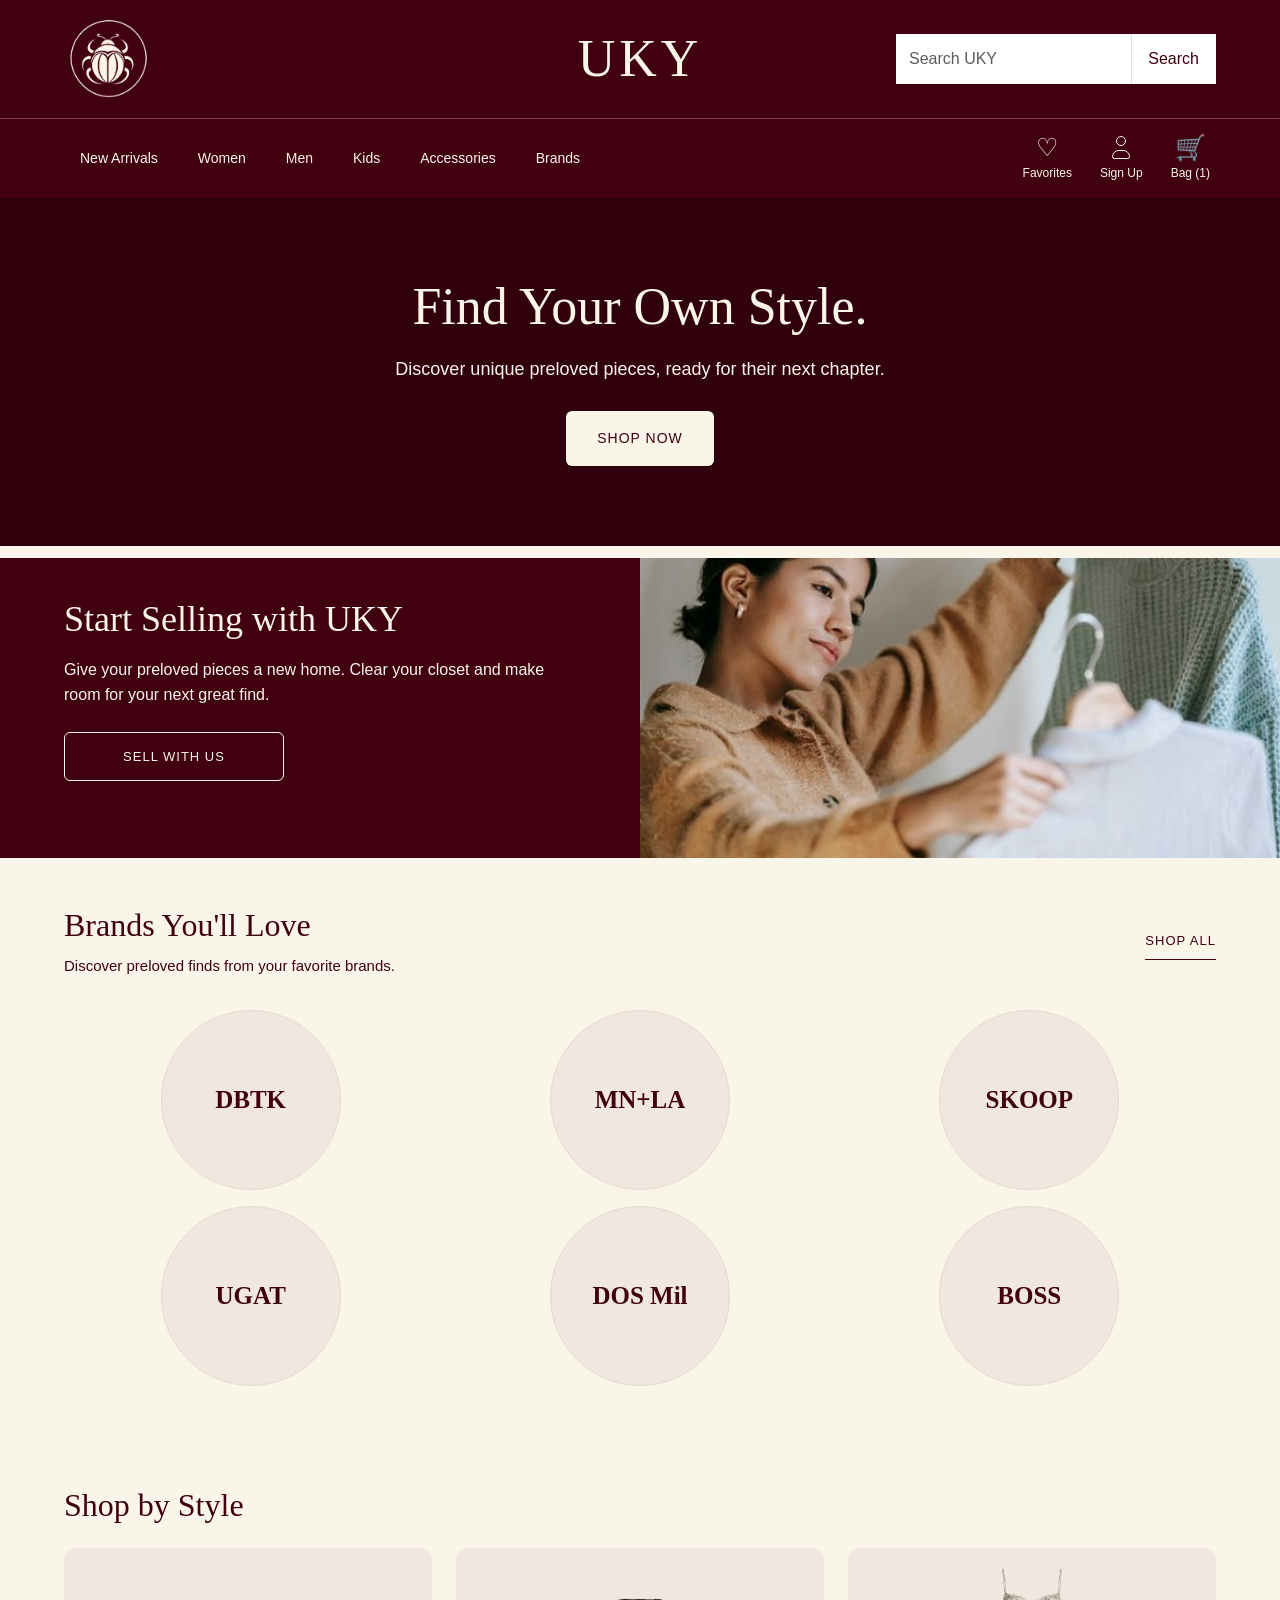
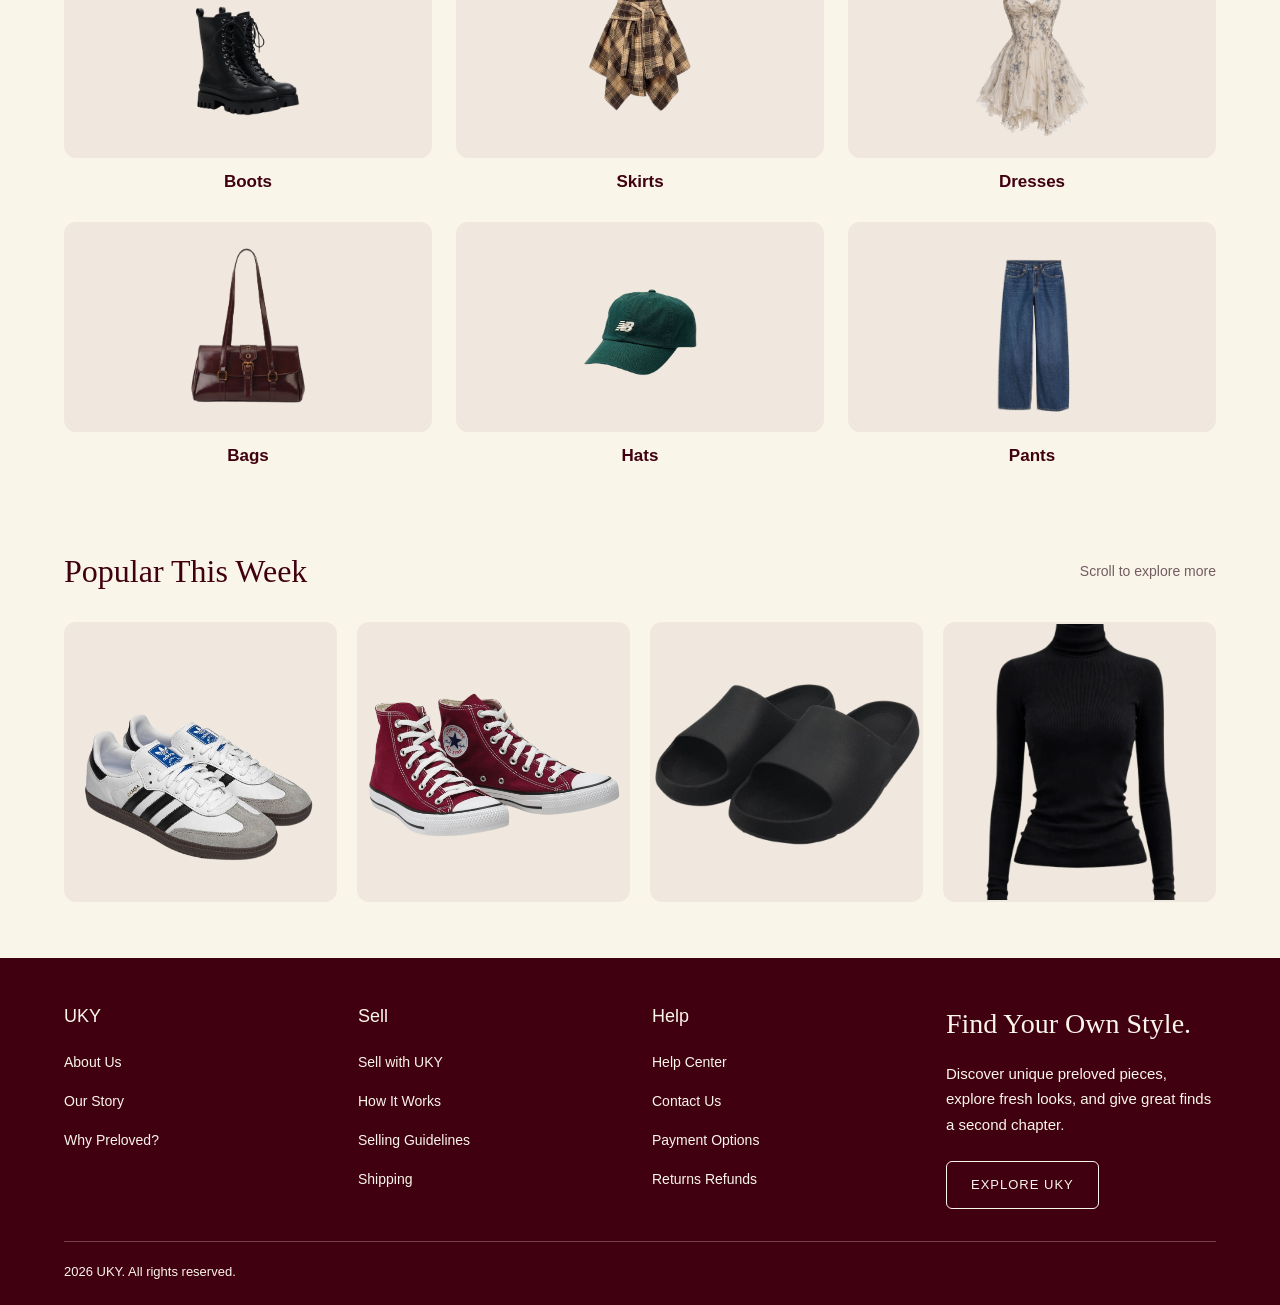
<file: index.html>
<!DOCTYPE html>
<html lang="en">
    <head>
        <meta charset="UTF-8">
        <meta name="viewport" content="width=device-width, initial-scale=1.0">
        <title>UKY | Find Your Own Style</title>
        <link rel="stylesheet" href="https://cdn.jsdelivr.net/npm/bootstrap@5.3.9/dist/css/bootstrap.min.css" integrity="sha384-yEPZ7jP9S0QKiUQ0m3jjsO4ProIW7wvR9gXkI7JOGa2XVsw53Yke2bsdkBbjmmiX" crossorigin="anonymous">
        <link rel="stylesheet" href="style.css">
        <link rel="stylesheet" href="bootstrap-custom.css">
        <script src="main.js" defer></script>
    </head>
    <body>
        <header class="site-header">
            <div class="header-top">
                <a class="logo" href="index.html">
                    <img src="uky-logo.png" alt="UKY home">
                </a>
                <a class="brand-name" href="index.html">UKY</a>
                <form class="search-form" action="shop.html" method="get">
                    <input type="search" name="search" placeholder="Search UKY" aria-label="Search products" class="form-control">
                    <button type="submit" class="btn">Search</button>
                </form>
            </div>
            <div class="header-bottom">
                <nav class="category-nav nav" aria-label="Product categories">
                    <a href="shop.html?category=new-arrivals" class="nav-link">New Arrivals</a>
                    <a href="shop.html?category=women" class="nav-link">Women</a>
                    <a href="shop.html?category=men" class="nav-link">Men</a>
                    <a href="shop.html?category=kids" class="nav-link">Kids</a>
                    <a href="shop.html?category=accessories" class="nav-link">Accessories</a>
                    <a href="shop.html?category=brands" class="nav-link">Brands</a>
                </nav>
                <nav class="account-nav nav" aria-label="Your account">
                    <a href="favorites.html" class="nav-link">
                        <span class="account-icon" aria-hidden="true">♡</span>
                        <span>Favorites</span>
                    </a>
                    <a href="signup.html" class="nav-link">
                        <span class="profile-icon" aria-hidden="true"></span>
                        <span>Sign Up</span>
                    </a>
                    <a href="cart.html" class="nav-link">
                        <span class="account-icon" aria-hidden="true">🛒</span>
                        <span>Bag (<span data-bag-count="">1</span>)</span>
                    </a>
                </nav>
            </div>
        </header>
        <main id="main-content">
            <section class="uky-hero">
                <div class="uky-hero-slides">
                    <div class="uky-hero-slide uky-slide-one">
                        <img src="heroone.jpg" alt="heroone">
                    </div>
                    <div class="uky-hero-slide uky-slide-two">
                        <img src="herotwo.jpg" alt="herotwo>
                    </div>
                    <div class="uky-hero-slide uky-slide-three">
                        <img src="herothree.jpg" alt="herothree">
                    </div>
                    <div class="uky-hero-slide uky-slide-four">
                        <img src="herofour.jpg" alt="herofour">
                    </div>
                    <div class="uky-hero-slide uky-slide-five">
                        <img src="herofive.jpg" alt="herofive">
                    </div>
                </div>
                <div class="uky-hero-overlay"></div>
                <div class="uky-hero-content">
                    <h1>Find Your Own Style.</h1>
                    <p>Discover unique preloved pieces, ready for their next chapter.</p>
                    <a href="shop.html" class="uky-hero-button btn">SHOP NOW</a>
                </div>
            </section>
            <section class="uky-selling">
                <div class="uky-selling-content">
                    <h2>Start Selling with UKY</h2>
                    <p>Give your preloved pieces a new home. Clear your closet and make room for your next great find.</p>
                    <a href="sell.html" class="uky-selling-button btn">SELL WITH US</a>
                </div>
                <div class="uky-selling-photo">
                    <img src="sellingone.jpg" alt="sellingone">
                </div>
            </section>
            <section class="uky-brands" id="brands">
                <div class="uky-brands-heading">
                    <div>
                        <h2>Brands You'll Love</h2>
                        <p>Discover preloved finds from your favorite brands.</p>
                    </div>
                    <a href="shop.html?category=brands" class="uky-brands-all">SHOP ALL</a>
                </div>
                <div class="row g-3">
                    <div class="col-6 col-md-4 col-xxl-2">
                        <a href="shop.html?brand=dbtk" class="uky-brand-circle">DBTK</a>
                    </div>
                    <div class="col-6 col-md-4 col-xxl-2">
                        <a href="shop.html?brand=mn-la" class="uky-brand-circle">MN+LA</a>
                    </div>
                    <div class="col-6 col-md-4 col-xxl-2">
                        <a href="shop.html?brand=skoop" class="uky-brand-circle">SKOOP</a>
                    </div>
                    <div class="col-6 col-md-4 col-xxl-2">
                        <a href="shop.html?brand=ugat" class="uky-brand-circle">UGAT</a>
                    </div>
                    <div class="col-6 col-md-4 col-xxl-2">
                        <a href="shop.html?brand=dos-mil" class="uky-brand-circle">DOS Mil</a>
                    </div>
                    <div class="col-6 col-md-4 col-xxl-2">
                        <a href="shop.html?brand=boss" class="uky-brand-circle">BOSS</a>
                    </div>
                </div>
            </section>
            <section class="uky-discovery">
                <div class="uky-discovery-inner">
                    <div class="uky-discovery-heading">
                        <h2>Shop by Style</h2>
                    </div>
                    <div class="row g-4">
                        <div class="col-12 col-sm-6 col-lg-4">
                            <a href="shop.html?style=boots" class="uky-style-card">
                                <img src="sbsone.png" alt="sbsone">
                                <h3>Boots</h3>
                            </a>
                        </div>
                        <div class="col-12 col-sm-6 col-lg-4">
                            <a href="shop.html?style=skirts" class="uky-style-card">
                                <img src="sbstwo.png" alt="sbstwo">
                                <h3>Skirts</h3>
                            </a>
                        </div>
                        <div class="col-12 col-sm-6 col-lg-4">
                            <a href="shop.html?style=dresses" class="uky-style-card">
                                <img src="sbsthree.png" alt="sbsthree">
                                <h3>Dresses</h3>
                            </a>
                        </div>
                        <div class="col-12 col-sm-6 col-lg-4">
                            <a href="shop.html?style=bags" class="uky-style-card">
                                <img src="sbsfour.png" alt="sbsfour">
                                <h3>Bags</h3>
                            </a>
                        </div>
                        <div class="col-12 col-sm-6 col-lg-4">
                            <a href="shop.html?style=hats" class="uky-style-card">
                                <img src="sbsfive.png" alt="sbsfive">
                                <h3>Hats</h3>
                            </a>
                        </div>
                        <div class="col-12 col-sm-6 col-lg-4">
                            <a href="shop.html?style=pants" class="uky-style-card">
                                <img src="sbssix.png" alt="sbssix">
                                <h3>Pants</h3>
                            </a>
                        </div>
                    </div>
                </div>
            </section>
            <section class="uky-discovery">
                <div class="uky-discovery-inner">
                    <div class="uky-discovery-heading">
                        <h2>Popular This Week</h2>
                        <p class="uky-scroll-hint">Scroll to explore more</p>
                    </div>
                    <div class="uky-popular-track">
                        <a href="shop.html?search=sneakers" class="uky-popular-card">
                            <img src="ptwone.png" alt="ptwone">
                        </a>
                        <a href="shop.html?search=high-top+sneakers" class="uky-popular-card">
                            <img src="ptwtwo.png" alt="ptwtwo">
                        </a>
                        <a href="shop.html?search=slides" class="uky-popular-card">
                            <img src="ptwthree.png" alt="ptwthree">
                        </a>
                        <a href="shop.html?search=black+dress" class="uky-popular-card">
                            <img src="ptwfour.png" alt="ptwfour">
                        </a>
                        <a href="shop.html?search=preloved" class="uky-popular-card">
                            <img src="ptwfive.png" alt="ptwfive">
                        </a>
                        <a href="shop.html?search=preloved" class="uky-popular-card">
                            <img src="ptwsix.png" alt="ptwsix">
                        </a>
                    </div>
                </div>
            </section>
        </main>
        <footer class="uky-footer">
            <div class="uky-footer-inner">
                <div class="row g-4">
                    <div class="uky-footer-column col-12 col-sm-6 col-lg-3">
                        <h2>UKY</h2>
                        <a href="about.html">About Us</a>
                        <a href="about.html#our-story">Our Story</a>
                        <a href="about.html#preloved">Why Preloved?</a>
                    </div>
                    <div class="uky-footer-column col-12 col-sm-6 col-lg-3">
                        <h2>Sell</h2>
                        <a href="sell.html">Sell with UKY</a>
                        <a href="sell.html#how-it-works">How It Works</a>
                        <a href="sell.html#guidelines">Selling Guidelines</a>
                        <a href="help.html#shipping">Shipping</a>
                    </div>
                    <div class="uky-footer-column col-12 col-sm-6 col-lg-3">
                        <h2>Help</h2>
                        <a href="help.html">Help Center</a>
                        <a href="contact.html">Contact Us</a>
                        <a href="help.html#payments">Payment Options</a>
                        <a href="help.html#returns">Returns Refunds</a>
                    </div>
                    <div class="uky-footer-intro col-12 col-sm-6 col-lg-3">
                        <h2>Find Your Own Style.</h2>
                        <p>Discover unique preloved pieces, explore fresh looks, and give great finds a second chapter.</p>
                        <a href="shop.html" class="uky-footer-button btn">EXPLORE UKY</a>
                    </div>
                </div>
            </div>
            <div class="uky-footer-bottom">
                <p>2026 UKY. All rights reserved.</p>
            </div>
        </footer>
    </body>
</html>
</file>
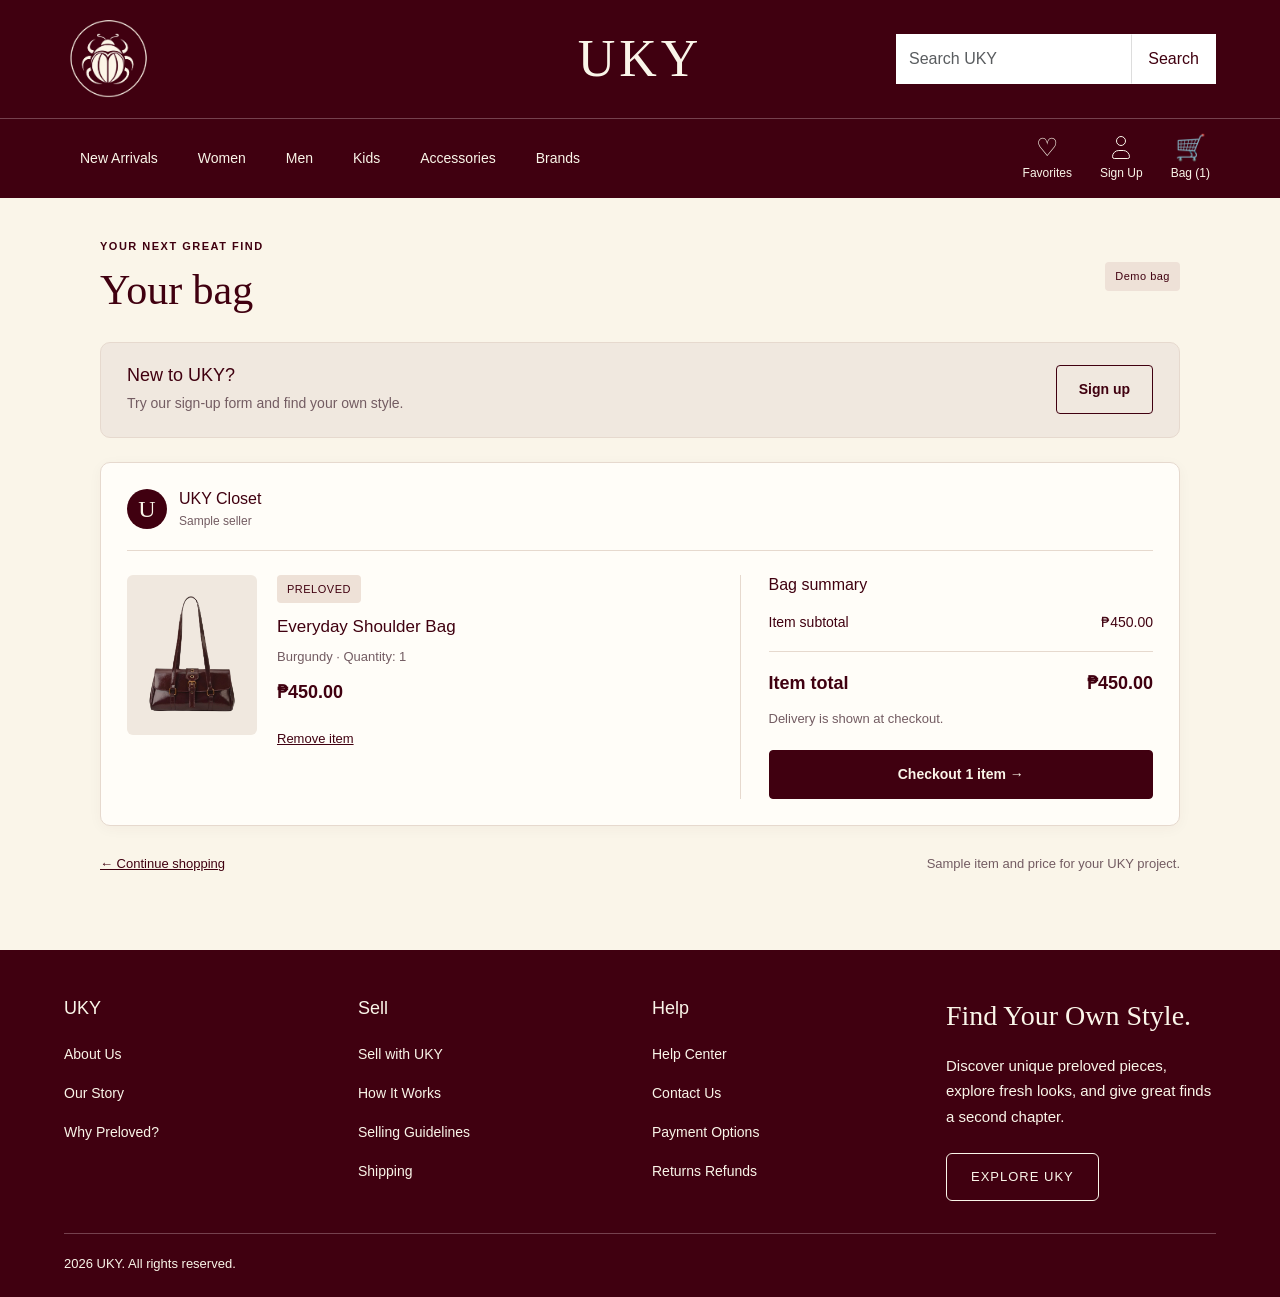
<file: cart-empty.html>
<!DOCTYPE html>
<html lang="en">
    <head>
        <meta charset="UTF-8">
        <meta name="viewport" content="width=device-width, initial-scale=1.0">
        <title>Your Bag | UKY</title>
        <link rel="stylesheet" href="https://cdn.jsdelivr.net/npm/bootstrap@5.3.9/dist/css/bootstrap.min.css" integrity="sha384-yEPZ7jP9S0QKiUQ0m3jjsO4ProIW7wvR9gXkI7JOGa2XVsw53Yke2bsdkBbjmmiX" crossorigin="anonymous">
        <link rel="stylesheet" href="style.css">
        <link rel="stylesheet" href="bag-checkout.css">
        <link rel="stylesheet" href="bootstrap-custom.css">
        <script src="main.js" defer></script>
    </head>
    <body>
        <header class="site-header">
            <div class="header-top">
                <a class="logo" href="index.html">
                    <img src="uky-logo.png" alt="UKY home">
                </a>
                <a class="brand-name" href="index.html">UKY</a>
                <form class="search-form" action="shop.html" method="get">
                    <input type="search" name="search" placeholder="Search UKY" aria-label="Search products" class="form-control">
                    <button type="submit" class="btn">Search</button>
                </form>
            </div>
            <div class="header-bottom">
                <nav class="category-nav nav" aria-label="Product categories">
                    <a href="shop.html?category=new-arrivals" class="nav-link">New Arrivals</a>
                    <a href="shop.html?category=women" class="nav-link">Women</a>
                    <a href="shop.html?category=men" class="nav-link">Men</a>
                    <a href="shop.html?category=kids" class="nav-link">Kids</a>
                    <a href="shop.html?category=accessories" class="nav-link">Accessories</a>
                    <a href="shop.html?category=brands" class="nav-link">Brands</a>
                </nav>
                <nav class="account-nav nav" aria-label="Your account">
                    <a href="favorites.html" class="nav-link">
                        <span class="account-icon" aria-hidden="true">♡</span>
                        <span>Favorites</span>
                    </a>
                    <a href="signup.html" class="nav-link">
                        <span class="profile-icon" aria-hidden="true"></span>
                        <span>Sign Up</span>
                    </a>
                    <a href="cart.html" class="nav-link">
                        <span class="account-icon" aria-hidden="true">🛒</span>
                        <span>Bag (<span data-bag-count="">1</span>)</span>
                    </a>
                </nav>
            </div>
        </header>
        <main class="uky-order-main">
            <div class="order-page-heading">
                <div>
                    <p class="order-eyebrow">YOUR NEXT GREAT FIND</p>
                    <h1>Your bag</h1>
                </div>
                <span class="order-demo-tag">Demo bag</span>
            </div>
            <section class="bag-signup-banner">
                <div>
                    <h2>New to UKY?</h2>
                    <p>Try our sign-up form and find your own style.</p>
                </div>
                <a href="signup.html" class="order-button order-button-outline btn">Sign up</a>
            </section>
            <p id="bag-status" class="alert uky-status" role="status" tabindex="-1" hidden></p>
            <p class="alert uky-status" data-storage-note hidden>Your browser cannot save the demo bag. Changes last only on this page.</p>
            <section class="order-card bag-card card" id="bag-filled">
                <div class="bag-seller">
                    <span class="seller-avatar" aria-hidden="true">U</span>
                    <div>
                        <h2>UKY Closet</h2>
                        <p>Sample seller</p>
                    </div>
                </div>
                <div class="row g-4 pt-4">
                    <div class="col-12 col-lg-7">
                        <div class="bag-item">
                            <img src="sbsfour.png" alt="Burgundy preloved shoulder bag" class="bag-item-photo">
                            <div class="bag-item-details">
                                <span class="item-badge">PRELOVED</span>
                                <h3>Everyday Shoulder Bag</h3>
                                <p>Burgundy · Quantity: 1</p>
                                <p class="item-price">₱450.00</p>
                                <button class="order-text-link" type="button" id="remove-item" disabled>Remove item</button>
                            </div>
                        </div>
                    </div>
                    <div class="col-12 col-lg-5">
                        <div class="bag-totals">
                            <h3>Bag summary</h3>
                            <div class="order-price-row">
                                <span>Item subtotal</span>
                                <span data-price="subtotal">₱450.00</span>
                            </div>
                            <div class="order-price-row order-price-total">
                                <strong>Item total</strong>
                                <strong data-price="subtotal">₱450.00</strong>
                            </div>
                            <p class="order-small-text">Delivery is shown at checkout.</p>
                            <a href="checkout.html" class="order-button order-button-full btn">Checkout 1 item →</a>
                        </div>
                    </div>
                </div>
            </section>
            <section class="order-card card order-state-card mx-auto" id="bag-empty" hidden>
                <h2>Your bag is empty.</h2>
                <p>Give another preloved find a second chapter.</p>
                <div class="order-state-actions">
                    <a href="index.html" class="order-button btn">Back to home</a>
                    <button type="button" class="order-button order-button-outline btn" id="restore-item" disabled>Restore sample item</button>
                </div>
            </section>
            <div class="bag-bottom-links">
                <a href="shop.html" class="order-text-link">← Continue shopping</a>
                <p class="order-small-text">Sample item and price for your UKY project.</p>
            </div>
            <noscript>
                <p class="alert uky-status">Enable JavaScript to remove the sample item and update your demo bag.</p>
            </noscript>
        </main>
        <footer class="uky-footer">
            <div class="uky-footer-inner">
                <div class="row g-4">
                    <div class="uky-footer-column col-12 col-sm-6 col-lg-3">
                        <h2>UKY</h2>
                        <a href="about.html">About Us</a>
                        <a href="about.html#our-story">Our Story</a>
                        <a href="about.html#preloved">Why Preloved?</a>
                    </div>
                    <div class="uky-footer-column col-12 col-sm-6 col-lg-3">
                        <h2>Sell</h2>
                        <a href="sell.html">Sell with UKY</a>
                        <a href="sell.html#how-it-works">How It Works</a>
                        <a href="sell.html#guidelines">Selling Guidelines</a>
                        <a href="help.html#shipping">Shipping</a>
                    </div>
                    <div class="uky-footer-column col-12 col-sm-6 col-lg-3">
                        <h2>Help</h2>
                        <a href="help.html">Help Center</a>
                        <a href="contact.html">Contact Us</a>
                        <a href="help.html#payments">Payment Options</a>
                        <a href="help.html#returns">Returns Refunds</a>
                    </div>
                    <div class="uky-footer-intro col-12 col-sm-6 col-lg-3">
                        <h2>Find Your Own Style.</h2>
                        <p>Discover unique preloved pieces, explore fresh looks, and give great finds a second chapter.</p>
                        <a href="shop.html" class="uky-footer-button btn">EXPLORE UKY</a>
                    </div>
                </div>
            </div>
            <div class="uky-footer-bottom">
                <p>2026 UKY. All rights reserved.</p>
            </div>
        </footer>
    </body>
</html>
</file>
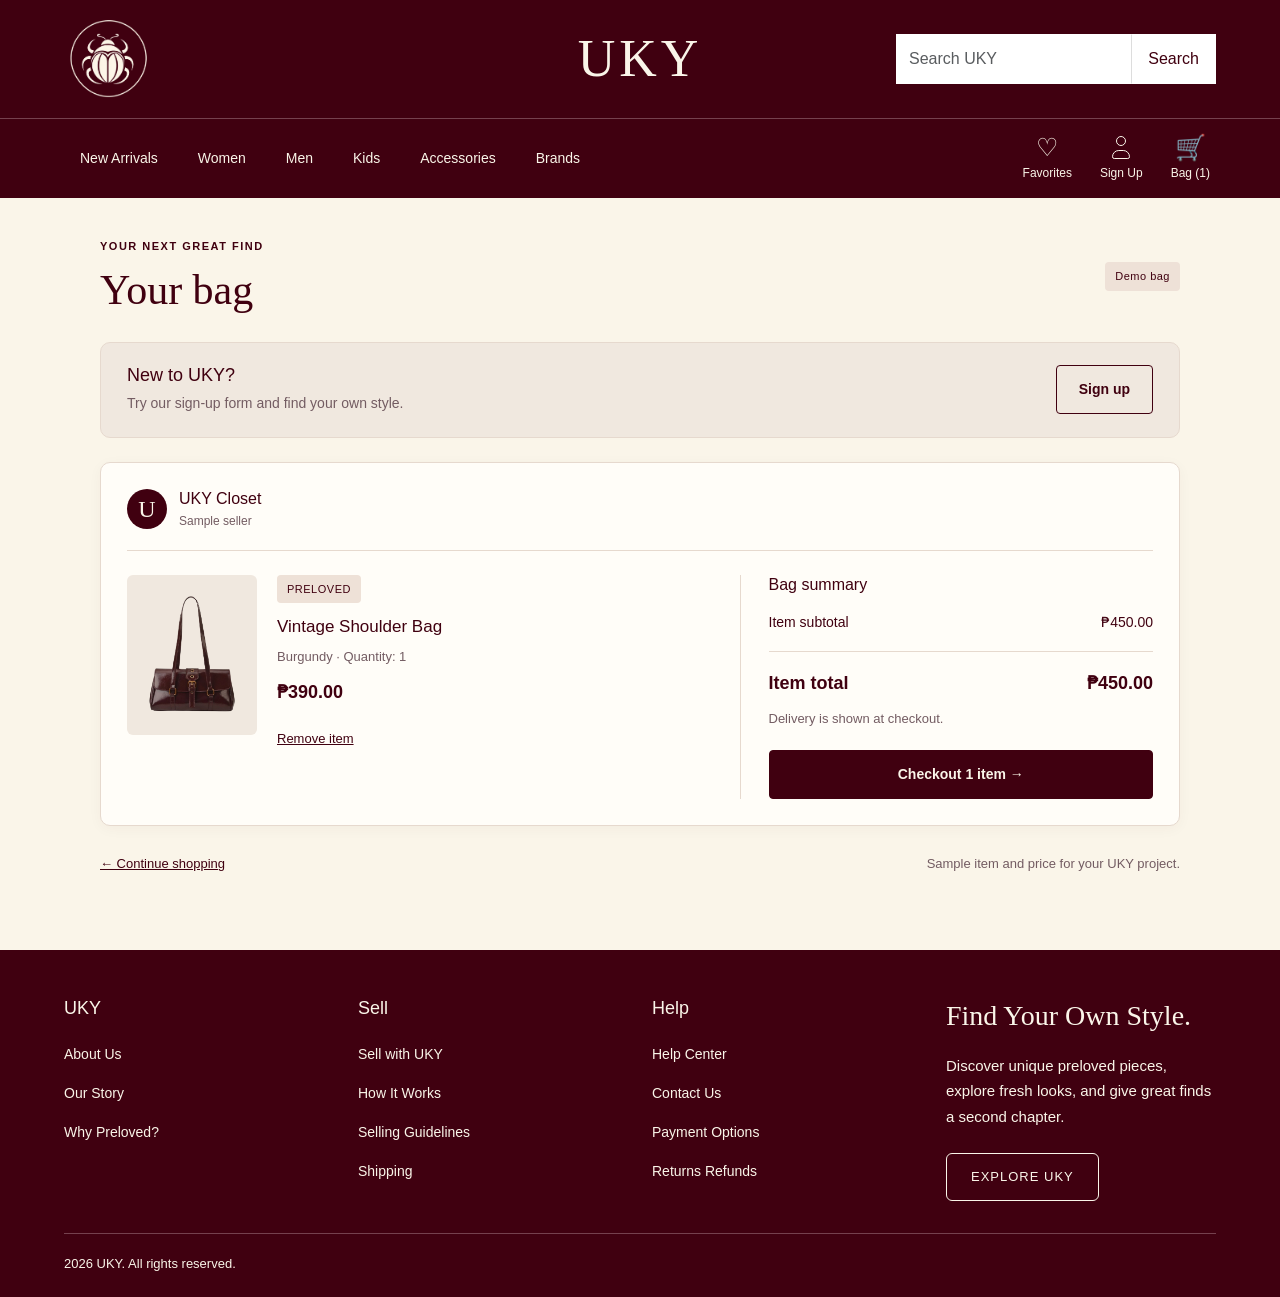
<file: cart.html>
<!DOCTYPE html>
<html lang="en">
    <head>
        <meta charset="UTF-8">
        <meta name="viewport" content="width=device-width, initial-scale=1.0">
        <title>Your Bag | UKY</title>
        <link rel="stylesheet" href="https://cdn.jsdelivr.net/npm/bootstrap@5.3.9/dist/css/bootstrap.min.css" integrity="sha384-yEPZ7jP9S0QKiUQ0m3jjsO4ProIW7wvR9gXkI7JOGa2XVsw53Yke2bsdkBbjmmiX" crossorigin="anonymous">
        <link rel="stylesheet" href="style.css">
        <link rel="stylesheet" href="bag-checkout.css">
        <link rel="stylesheet" href="bootstrap-custom.css">
        <script src="main.js" defer></script>
    </head>
    <body>
        <header class="site-header">
            <div class="header-top">
                <a class="logo" href="index.html">
                    <img src="uky-logo.png" alt="UKY home">
                </a>
                <a class="brand-name" href="index.html">UKY</a>
                <form class="search-form" action="shop.html" method="get">
                    <input type="search" name="search" placeholder="Search UKY" aria-label="Search products" class="form-control">
                    <button type="submit" class="btn">Search</button>
                </form>
            </div>
            <div class="header-bottom">
                <nav class="category-nav nav" aria-label="Product categories">
                    <a href="shop.html?category=new-arrivals" class="nav-link">New Arrivals</a>
                    <a href="shop.html?category=women" class="nav-link">Women</a>
                    <a href="shop.html?category=men" class="nav-link">Men</a>
                    <a href="shop.html?category=kids" class="nav-link">Kids</a>
                    <a href="shop.html?category=accessories" class="nav-link">Accessories</a>
                    <a href="shop.html?category=brands" class="nav-link">Brands</a>
                </nav>
                <nav class="account-nav nav" aria-label="Your account">
                    <a href="favorites.html" class="nav-link">
                        <span class="account-icon" aria-hidden="true">♡</span>
                        <span>Favorites</span>
                    </a>
                    <a href="signup.html" class="nav-link">
                        <span class="profile-icon" aria-hidden="true"></span>
                        <span>Sign Up</span>
                    </a>
                    <a href="cart.html" class="nav-link">
                        <span class="account-icon" aria-hidden="true">🛒</span>
                        <span>Bag (<span data-bag-count="">1</span>)</span>
                    </a>
                </nav>
            </div>
        </header>
        <main class="uky-order-main">
            <div class="order-page-heading">
                <div>
                    <p class="order-eyebrow">YOUR NEXT GREAT FIND</p>
                    <h1>Your bag</h1>
                </div>
                <span class="order-demo-tag">Demo bag</span>
            </div>
            <section class="bag-signup-banner">
                <div>
                    <h2>New to UKY?</h2>
                    <p>Try our sign-up form and find your own style.</p>
                </div>
                <a href="signup.html" class="order-button order-button-outline btn">Sign up</a>
            </section>
            <p id="bag-status" class="alert uky-status" role="status" tabindex="-1" hidden></p>
            <p class="alert uky-status" data-storage-note hidden>Your browser cannot save the demo bag. Changes last only on this page.</p>
            <section class="order-card bag-card card" id="bag-filled">
                <div class="bag-seller">
                    <span class="seller-avatar" aria-hidden="true">U</span>
                    <div>
                        <h2>UKY Closet</h2>
                        <p>Sample seller</p>
                    </div>
                </div>
                <div class="row g-4 pt-4">
                    <div class="col-12 col-lg-7">
                        <div class="bag-item">
                            <img src="sbsfour.png" alt="Vintage Shoulder Bag" class="bag-item-photo">
                            <div class="bag-item-details">
                                <span class="item-badge">PRELOVED</span>
                                <h3>Vintage Shoulder Bag</h3>
                                <p>Burgundy · Quantity: 1</p>
                                <p class="item-price">₱390.00</p>
                                <button class="order-text-link" type="button" id="remove-item" disabled>Remove item</button>
                            </div>
                        </div>
                    </div>
                    <div class="col-12 col-lg-5">
                        <div class="bag-totals">
                            <h3>Bag summary</h3>
                            <div class="order-price-row">
                                <span>Item subtotal</span>
                                <span data-price="subtotal">₱450.00</span>
                            </div>
                            <div class="order-price-row order-price-total">
                                <strong>Item total</strong>
                                <strong data-price="subtotal">₱450.00</strong>
                            </div>
                            <p class="order-small-text">Delivery is shown at checkout.</p>
                            <a href="checkout.html" class="order-button order-button-full btn">Checkout 1 item →</a>
                        </div>
                    </div>
                </div>
            </section>
            <section class="order-card card order-state-card mx-auto" id="bag-empty" hidden>
                <h2>Your bag is empty.</h2>
                <p>Give another preloved find a second chapter.</p>
                <div class="order-state-actions">
                    <a href="index.html" class="order-button btn">Back to home</a>
                    <button type="button" class="order-button order-button-outline btn" id="restore-item" disabled>Restore sample item</button>
                </div>
            </section>
            <div class="bag-bottom-links">
                <a href="shop.html" class="order-text-link">← Continue shopping</a>
                <p class="order-small-text">Sample item and price for your UKY project.</p>
            </div>
            <noscript>
                <p class="alert uky-status">Enable JavaScript to remove the sample item and update your demo bag.</p>
            </noscript>
        </main>
        <footer class="uky-footer">
            <div class="uky-footer-inner">
                <div class="row g-4">
                    <div class="uky-footer-column col-12 col-sm-6 col-lg-3">
                        <h2>UKY</h2>
                        <a href="about.html">About Us</a>
                        <a href="about.html#our-story">Our Story</a>
                        <a href="about.html#preloved">Why Preloved?</a>
                    </div>
                    <div class="uky-footer-column col-12 col-sm-6 col-lg-3">
                        <h2>Sell</h2>
                        <a href="sell.html">Sell with UKY</a>
                        <a href="sell.html#how-it-works">How It Works</a>
                        <a href="sell.html#guidelines">Selling Guidelines</a>
                        <a href="help.html#shipping">Shipping</a>
                    </div>
                    <div class="uky-footer-column col-12 col-sm-6 col-lg-3">
                        <h2>Help</h2>
                        <a href="help.html">Help Center</a>
                        <a href="contact.html">Contact Us</a>
                        <a href="help.html#payments">Payment Options</a>
                        <a href="help.html#returns">Returns Refunds</a>
                    </div>
                    <div class="uky-footer-intro col-12 col-sm-6 col-lg-3">
                        <h2>Find Your Own Style.</h2>
                        <p>Discover unique preloved pieces, explore fresh looks, and give great finds a second chapter.</p>
                        <a href="shop.html" class="uky-footer-button btn">EXPLORE UKY</a>
                    </div>
                </div>
            </div>
            <div class="uky-footer-bottom">
                <p>2026 UKY. All rights reserved.</p>
            </div>
        </footer>
    </body>
</html>
</file>
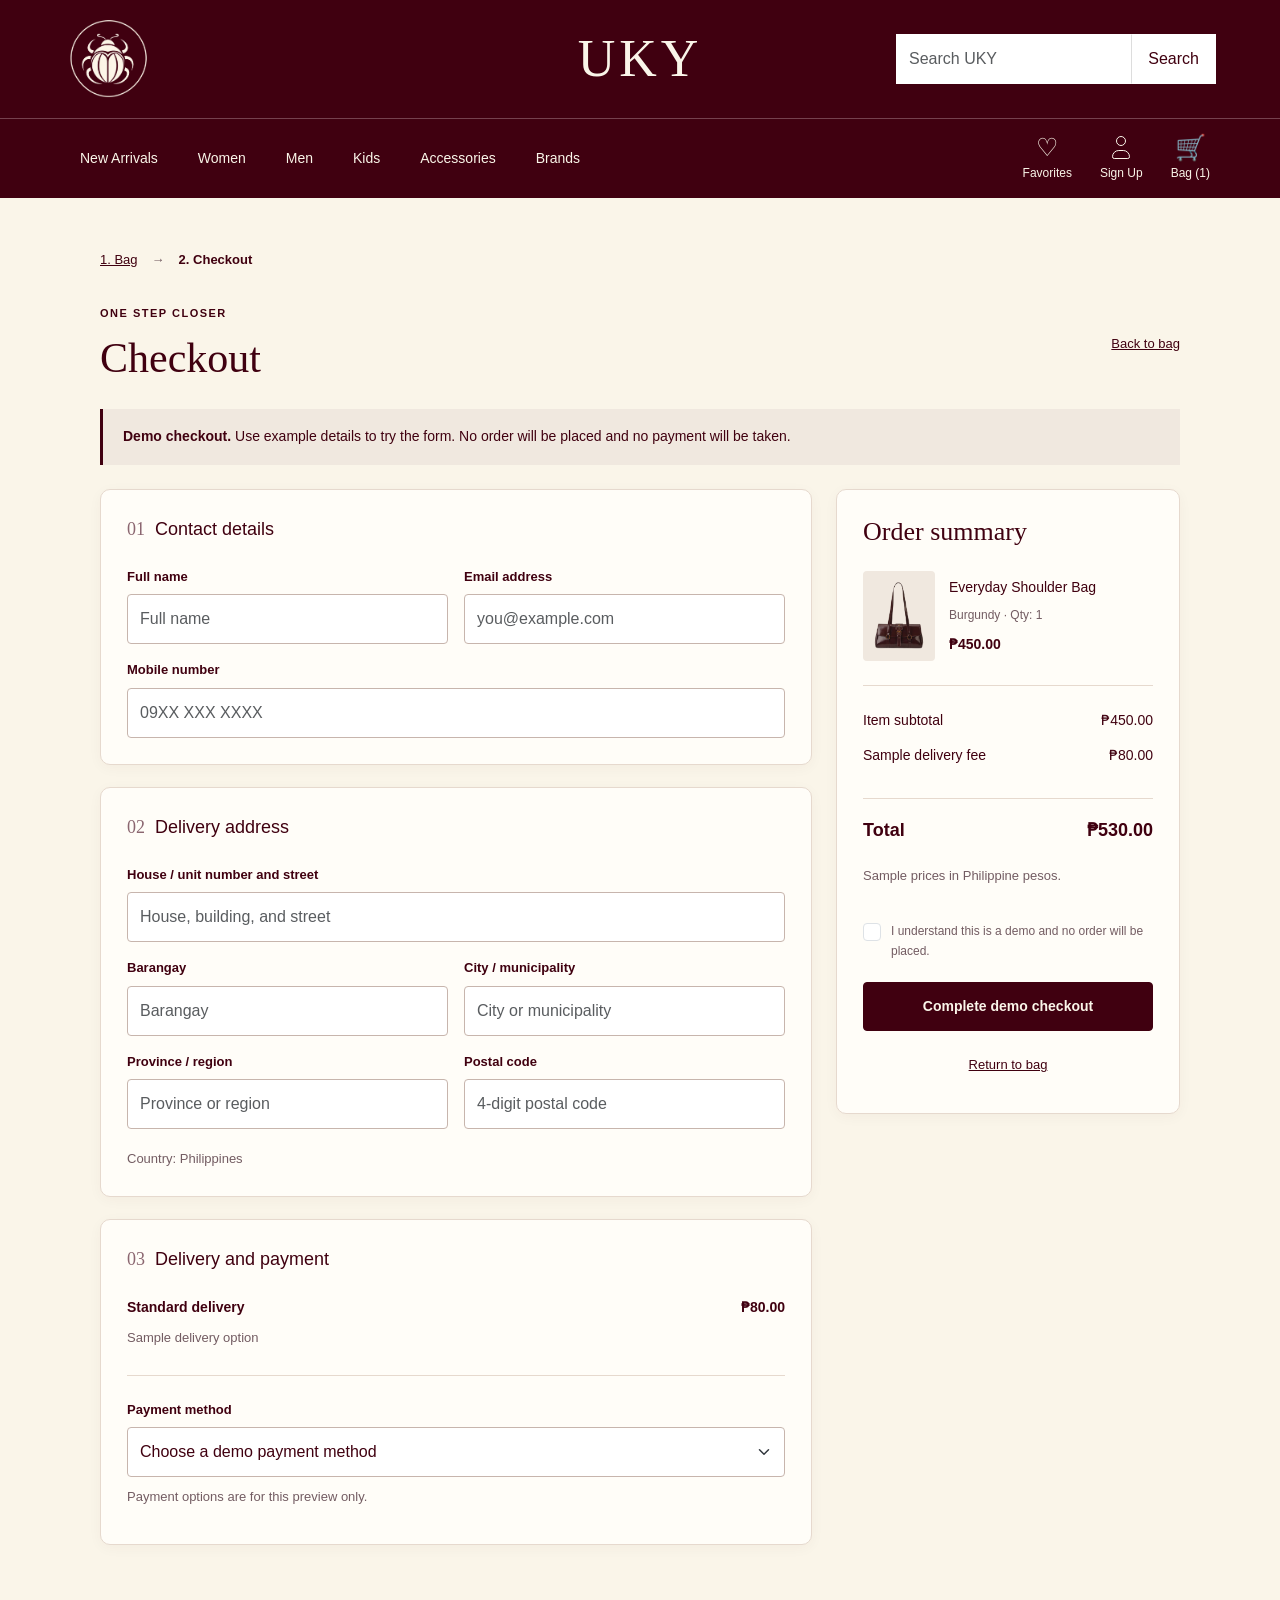
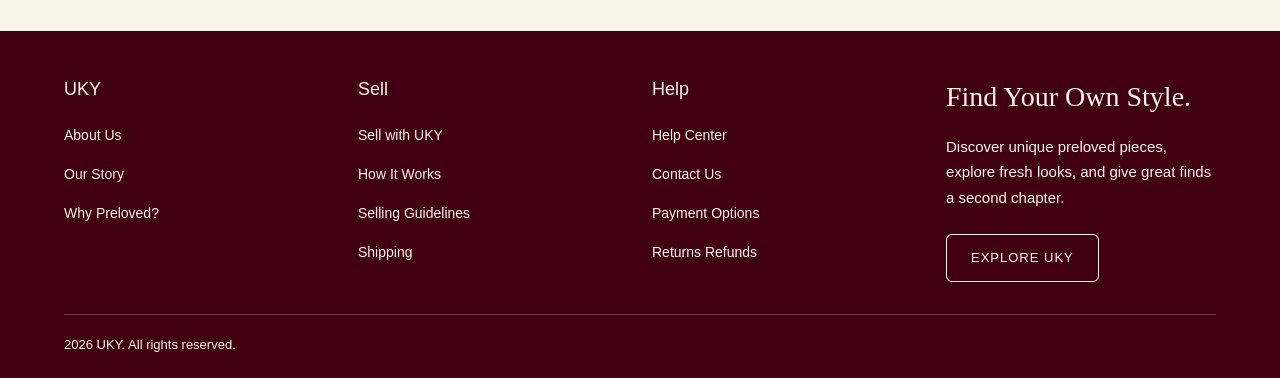
<file: checkout.html>
<!DOCTYPE html>
<html lang="en">
    <head>
        <meta charset="UTF-8">
        <meta name="viewport" content="width=device-width, initial-scale=1.0">
        <title>Checkout | UKY</title>
        <link rel="stylesheet" href="https://cdn.jsdelivr.net/npm/bootstrap@5.3.9/dist/css/bootstrap.min.css" integrity="sha384-yEPZ7jP9S0QKiUQ0m3jjsO4ProIW7wvR9gXkI7JOGa2XVsw53Yke2bsdkBbjmmiX" crossorigin="anonymous">
        <link rel="stylesheet" href="style.css">
        <link rel="stylesheet" href="bag-checkout.css">
        <link rel="stylesheet" href="bootstrap-custom.css">
        <script src="main.js" defer></script>
    </head>
    <body>
        <header class="site-header">
            <div class="header-top">
                <a class="logo" href="index.html">
                    <img src="uky-logo.png" alt="UKY home">
                </a>
                <a class="brand-name" href="index.html">UKY</a>
                <form class="search-form" action="shop.html" method="get">
                    <input type="search" name="search" placeholder="Search UKY" aria-label="Search products" class="form-control">
                    <button type="submit" class="btn">Search</button>
                </form>
            </div>
            <div class="header-bottom">
                <nav class="category-nav nav" aria-label="Product categories">
                    <a href="shop.html?category=new-arrivals" class="nav-link">New Arrivals</a>
                    <a href="shop.html?category=women" class="nav-link">Women</a>
                    <a href="shop.html?category=men" class="nav-link">Men</a>
                    <a href="shop.html?category=kids" class="nav-link">Kids</a>
                    <a href="shop.html?category=accessories" class="nav-link">Accessories</a>
                    <a href="shop.html?category=brands" class="nav-link">Brands</a>
                </nav>
                <nav class="account-nav nav" aria-label="Your account">
                    <a href="favorites.html" class="nav-link">
                        <span class="account-icon" aria-hidden="true">♡</span>
                        <span>Favorites</span>
                    </a>
                    <a href="signup.html" class="nav-link">
                        <span class="profile-icon" aria-hidden="true"></span>
                        <span>Sign Up</span>
                    </a>
                    <a href="cart.html" class="nav-link">
                        <span class="account-icon" aria-hidden="true">🛒</span>
                        <span>Bag (<span data-bag-count="">1</span>)</span>
                    </a>
                </nav>
            </div>
        </header>
        <main class="uky-order-main">
            <nav class="order-progress" aria-label="Checkout steps">
                <a href="cart.html">1. Bag</a>
                <span aria-hidden="true">→</span>
                <span class="order-current-step">2. Checkout</span>
            </nav>
            <div class="order-page-heading">
                <div>
                    <p class="order-eyebrow">ONE STEP CLOSER</p>
                    <h1>Checkout</h1>
                </div>
                <a href="cart.html" class="order-text-link">Back to bag</a>
            </div>
            <p class="order-demo-note">
                <strong>Demo checkout.</strong> Use example details to try the form. No order will be placed and no payment will be taken.
            </p>
            <p id="checkout-status" class="alert uky-status" role="status" tabindex="-1" hidden></p>
            <section id="checkout-empty" class="order-card card" hidden>
                <h2>Your bag is empty.</h2>
                <p>Add the sample item before trying checkout.</p>
                <a href="cart.html" class="order-button btn">Return to bag</a>
            </section>
            <a id="checkout-finished-link" href="cart.html" class="order-text-link" hidden>Return to bag</a>
            <p class="alert uky-status" data-storage-note hidden>Your browser cannot save the demo bag. Changes last only on this page.</p>
            <form action="#" class="checkout-form" novalidate="" data-demo-form="checkout">
                <noscript>
                    <p class="alert uky-status">Enable JavaScript to try this demo form.</p>
                </noscript>
                <div class="row g-4 align-items-start">
                    <div class="checkout-fields col-12 col-lg-8">
                        <section class="order-card checkout-section card">
                            <h2>
                                <span class="checkout-step">01</span> Contact details</h2>
                            <div class="row g-3">
                                <div class="checkout-field col-12 col-md-6">
                                    <label for="checkout-name">Full name</label>
                                    <input type="text" id="checkout-name" placeholder="Full name" required class="form-control" aria-describedby="checkout-name-error" autocomplete="name">
                                    <div class="invalid-feedback" id="checkout-name-error"></div>
                                </div>
                                <div class="checkout-field col-12 col-md-6">
                                    <label for="checkout-email">Email address</label>
                                    <input type="email" id="checkout-email" placeholder="you@example.com" required class="form-control" aria-describedby="checkout-email-error" autocomplete="email">
                                    <div class="invalid-feedback" id="checkout-email-error"></div>
                                </div>
                                <div class="checkout-field col-12">
                                    <label for="checkout-phone">Mobile number</label>
                                    <input type="tel" id="checkout-phone" placeholder="09XX XXX XXXX" required class="form-control" aria-describedby="checkout-phone-error" inputmode="tel" autocomplete="tel">
                                    <div class="invalid-feedback" id="checkout-phone-error"></div>
                                </div>
                            </div>
                        </section>
                        <section class="order-card checkout-section card">
                            <h2>
                                <span class="checkout-step">02</span> Delivery address</h2>
                            <div class="row g-3">
                                <div class="checkout-field col-12">
                                    <label for="checkout-address">House / unit number and street</label>
                                    <input type="text" id="checkout-address" placeholder="House, building, and street" required class="form-control" aria-describedby="checkout-address-error" autocomplete="street-address">
                                    <div class="invalid-feedback" id="checkout-address-error"></div>
                                </div>
                                <div class="checkout-field col-12 col-md-6">
                                    <label for="checkout-barangay">Barangay</label>
                                    <input type="text" id="checkout-barangay" placeholder="Barangay" required class="form-control" aria-describedby="checkout-barangay-error">
                                    <div class="invalid-feedback" id="checkout-barangay-error"></div>
                                </div>
                                <div class="checkout-field col-12 col-md-6">
                                    <label for="checkout-city">City / municipality</label>
                                    <input type="text" id="checkout-city" placeholder="City or municipality" required class="form-control" aria-describedby="checkout-city-error" autocomplete="address-level2">
                                    <div class="invalid-feedback" id="checkout-city-error"></div>
                                </div>
                                <div class="checkout-field col-12 col-md-6">
                                    <label for="checkout-province">Province / region</label>
                                    <input type="text" id="checkout-province" placeholder="Province or region" required class="form-control" aria-describedby="checkout-province-error" autocomplete="address-level1">
                                    <div class="invalid-feedback" id="checkout-province-error"></div>
                                </div>
                                <div class="checkout-field col-12 col-md-6">
                                    <label for="checkout-postcode">Postal code</label>
                                    <input type="text" id="checkout-postcode" placeholder="4-digit postal code" required class="form-control" aria-describedby="checkout-postcode-error" inputmode="numeric" pattern="[0-9]{4}" maxlength="4" autocomplete="postal-code">
                                    <div class="invalid-feedback" id="checkout-postcode-error"></div>
                                </div>
                            </div>
                            <p class="order-small-text checkout-country">Country: Philippines</p>
                        </section>
                        <section class="order-card checkout-section card">
                            <h2>
                                <span class="checkout-step">03</span> Delivery and payment</h2>
                            <div class="checkout-delivery-row">
                                <div>
                                    <strong>Standard delivery</strong>
                                    <p class="order-small-text">Sample delivery option</p>
                                </div>
                                <strong>₱80.00</strong>
                            </div>
                            <div class="checkout-field">
                                <label for="checkout-payment">Payment method</label>
                                <select id="checkout-payment" required class="form-select" aria-describedby="checkout-payment-error">
                                    <option value="">Choose a demo payment method</option>
                                    <option value="cod">Cash on delivery — demo</option>
                                    <option value="gcash">GCash — demo</option>
                                    <option value="bank">Bank transfer — demo</option>
                                </select>
                                <div class="invalid-feedback" id="checkout-payment-error"></div>
                            </div>
                            <p class="order-small-text">Payment options are for this preview only.</p>
                        </section>
                    </div>
                    <div class="col-12 col-lg-4">
                        <section class="order-card checkout-summary card">
                            <h2>Order summary</h2>
                            <div class="checkout-mini-item">
                                <img src="sbsfour.png" alt="Burgundy preloved shoulder bag">
                                <div>
                                    <h3>Everyday Shoulder Bag</h3>
                                    <p>Burgundy · Qty: 1</p>
                                    <strong>₱450.00</strong>
                                </div>
                            </div>
                            <div class="order-price-row">
                                <span>Item subtotal</span>
                                <span data-price="subtotal">₱450.00</span>
                            </div>
                            <div class="order-price-row">
                                <span>Sample delivery fee</span>
                                <span data-price="delivery">₱80.00</span>
                            </div>
                            <div class="order-price-row order-price-total">
                                <strong>Total</strong>
                                <strong data-price="total">₱530.00</strong>
                            </div>
                            <p class="order-small-text">Sample prices in Philippine pesos.</p>
                            <div class="checkout-agreement">
                                <input type="checkbox" id="checkout-understand" required class="form-check-input" aria-describedby="checkout-understand-error">
                                <label for="checkout-understand">I understand this is a demo and no order will be placed.</label>
                            </div>
                            <div class="invalid-feedback" id="checkout-understand-error"></div>
                            <button type="submit" class="order-button order-button-full btn" disabled>Complete demo checkout</button>
                            <a href="cart.html" class="order-text-link checkout-return">Return to bag</a>
                        </section>
                    </div>
                </div>
            </form>
        </main>
        <footer class="uky-footer">
            <div class="uky-footer-inner">
                <div class="row g-4">
                    <div class="uky-footer-column col-12 col-sm-6 col-lg-3">
                        <h2>UKY</h2>
                        <a href="about.html">About Us</a>
                        <a href="about.html#our-story">Our Story</a>
                        <a href="about.html#preloved">Why Preloved?</a>
                    </div>
                    <div class="uky-footer-column col-12 col-sm-6 col-lg-3">
                        <h2>Sell</h2>
                        <a href="sell.html">Sell with UKY</a>
                        <a href="sell.html#how-it-works">How It Works</a>
                        <a href="sell.html#guidelines">Selling Guidelines</a>
                        <a href="help.html#shipping">Shipping</a>
                    </div>
                    <div class="uky-footer-column col-12 col-sm-6 col-lg-3">
                        <h2>Help</h2>
                        <a href="help.html">Help Center</a>
                        <a href="contact.html">Contact Us</a>
                        <a href="help.html#payments">Payment Options</a>
                        <a href="help.html#returns">Returns Refunds</a>
                    </div>
                    <div class="uky-footer-intro col-12 col-sm-6 col-lg-3">
                        <h2>Find Your Own Style.</h2>
                        <p>Discover unique preloved pieces, explore fresh looks, and give great finds a second chapter.</p>
                        <a href="shop.html" class="uky-footer-button btn">EXPLORE UKY</a>
                    </div>
                </div>
            </div>
            <div class="uky-footer-bottom">
                <p>2026 UKY. All rights reserved.</p>
            </div>
        </footer>
    </body>
</html>
</file>
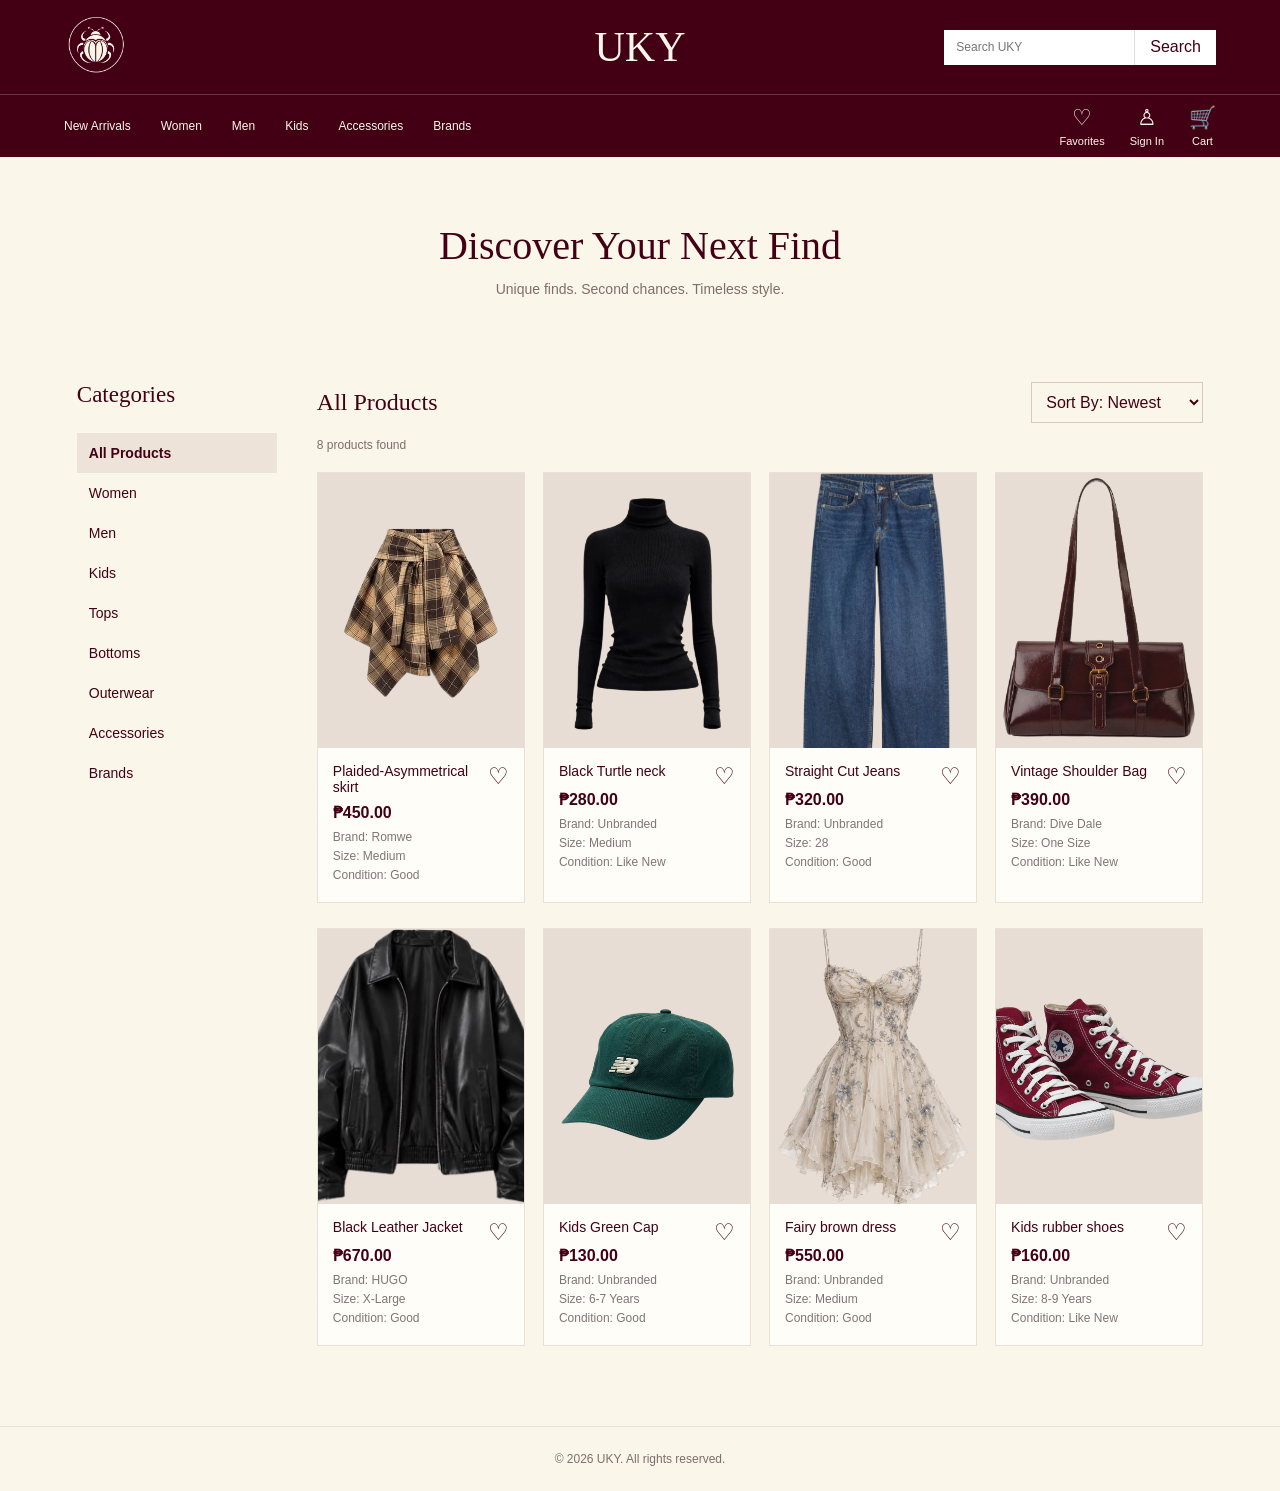
<file: shop.html>
<!DOCTYPE html>
<html lang="en">
<head>
    <meta charset="UTF-8">
    <meta name="viewport" content="width=device-width, initial-scale=1.0">
    <title>UKY | Shop</title>
    <link rel="stylesheet" href="shop.css">
    <script src="shop.js" defer></script>
</head>
<body>

    <!-- HEADER -->
    <header class="uky-header">

        <div class="nav-top">
            <a href="index.html" class="nav-logo">
                <img src="uky-logo.png" alt="UKY Logo">
            </a>

            <h1 class="uky-title">UKY</h1>

            <form class="search-bar" id="search-form">
                <input type="search" id="search-input"
                       placeholder="Search UKY"
                       aria-label="Search products">
                <button type="submit">Search</button>
            </form>
        </div>

        <div class="nav-bottom">
            <nav class="nav-links">
                <button data-nav="new">New Arrivals</button>
                <button data-nav="women">Women</button>
                <button data-nav="men">Men</button>
                <button data-nav="kids">Kids</button>
                <button data-nav="accessories">Accessories</button>
                <button data-nav="brands">Brands</button>
            </nav>

            <div class="nav-actions">
                <button id="favorites-button" class="nav-action">
                    <span class="nav-icon">♡</span>
                    Favorites
                </button>

                <a href="signup.html" class="nav-action">
                    <span class="nav-icon">♙</span>
                    Sign In
                </a>

                <a href= "cart.html" class="nav-action">
                    <span class="nav-icon">🛒</span>
                    Cart
                </a>
            </div>
        </div>
    </header>

    <!-- SHOP TITLE -->
    <section class="shop-heading">
        <h1>Discover Your Next Find</h1>
        <p>Unique finds. Second chances. Timeless style.</p>
    </section>

    <!-- SHOP CONTENT -->
    <main class="shop-container">

        <!-- FILTER SIDEBAR -->
        <aside class="sidebar">
            <h2>Categories</h2>

            <button class="filter active" data-category="all">
                All Products
            </button>
            <button class="filter" data-category="women">
                Women
            </button>
            <button class="filter" data-category="men">
                Men
            </button>
            <button class="filter" data-category="kids">
                Kids
            </button>
            <button class="filter" data-category="tops">
                Tops
            </button>
            <button class="filter" data-category="bottoms">
                Bottoms
            </button>
            <button class="filter" data-category="outerwear">
                Outerwear
            </button>
            <button class="filter" data-category="accessories">
                Accessories
            </button>
            <button class="filter" data-category="brands">
                Brands
            </button>
        </aside>

        <!-- PRODUCTS -->
        <section class="products-area">

            <div class="products-toolbar">
                <h2 id="section-title">All Products</h2>

                <select id="sort">
                    <option value="default">Sort By: Newest</option>
                    <option value="low">Price: Low to High</option>
                    <option value="high">Price: High to Low</option>
                </select>
            </div>

            <p class="product-count" id="product-count"></p>

            <div class="product-grid" id="product-grid">
                <!-- Product cards appear here -->
            </div>

        </section>
    </main>

    <footer>
        <p>© 2026 UKY. All rights reserved.</p>
    </footer>

</body>
</html>
</file>
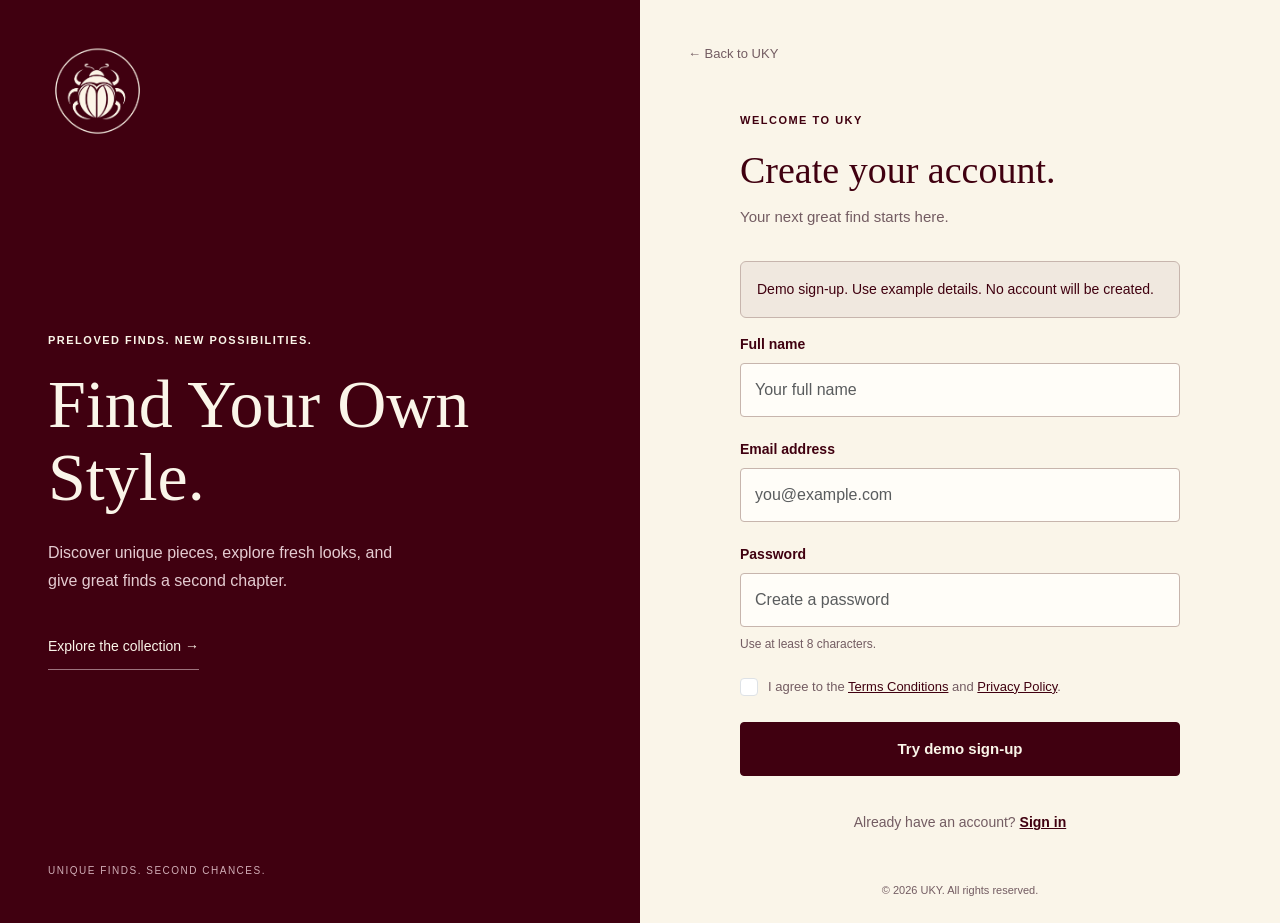
<file: signup.html>
<!DOCTYPE html>
<html lang="en">
    <head>
        <meta charset="UTF-8">
        <meta name="viewport" content="width=device-width, initial-scale=1.0">
        <title>Sign Up | UKY</title>
        <link rel="stylesheet" href="https://cdn.jsdelivr.net/npm/bootstrap@5.3.9/dist/css/bootstrap.min.css" integrity="sha384-yEPZ7jP9S0QKiUQ0m3jjsO4ProIW7wvR9gXkI7JOGa2XVsw53Yke2bsdkBbjmmiX" crossorigin="anonymous">
        <link rel="stylesheet" href="signup.css">
        <link rel="stylesheet" href="bootstrap-custom.css">
        <script src="main.js" defer></script>
    </head>
    <body>
        <main class="container-fluid p-0">
            <div class="row g-0 min-vh-100">
                <section class="signup-brand col-12 col-lg-6">
                    <a href="index.html" class="signup-logo">
                        <img src="uky-logo.png" alt="UKY home">
                    </a>
                    <div class="signup-brand-message">
                        <p class="signup-eyebrow">PRELOVED FINDS. NEW POSSIBILITIES.</p>
                        <h2>Find Your Own Style.</h2>
                        <p class="signup-brand-description">Discover unique pieces, explore fresh looks, and give great finds a second chapter.</p>
                        <a href="shop.html" class="signup-browse">Explore the collection →</a>
                    </div>
                    <p class="signup-brand-note">UNIQUE FINDS. SECOND CHANCES.</p>
                </section>
                <section class="signup-panel col-12 col-lg-6">
                    <a href="index.html" class="signup-back">← Back to UKY</a>
                    <div class="signup-form-container">
                        <p class="signup-eyebrow">WELCOME TO UKY</p>
                        <h1>Create your account.</h1>
                        <p class="signup-introduction">Your next great find starts here.</p>
                        <p class="alert uky-status">Demo sign-up. Use example details. No account will be created.</p>
                        <p id="signup-status" class="alert uky-status" role="status" tabindex="-1" hidden></p>
                        <form class="signup-form" action="#" novalidate="" data-demo-form="signup">
                            <noscript>
                                <p class="alert uky-status">Enable JavaScript to try this demo form.</p>
                            </noscript>
                            <div class="signup-field">
                                <label for="signup-name">Full name</label>
                                <input type="text" id="signup-name" autocomplete="name" placeholder="Your full name" required class="form-control" aria-describedby="signup-name-error">
                                <div class="invalid-feedback" id="signup-name-error"></div>
                            </div>
                            <div class="signup-field">
                                <label for="signup-email">Email address</label>
                                <input type="email" id="signup-email" autocomplete="email" placeholder="you@example.com" required class="form-control" aria-describedby="signup-email-error">
                                <div class="invalid-feedback" id="signup-email-error"></div>
                            </div>
                            <div class="signup-field">
                                <label for="signup-password">Password</label>
                                <input type="password" id="signup-password" autocomplete="new-password" placeholder="Create a password" minlength="8" aria-describedby="signup-password-help signup-password-error" required class="form-control">
                                <div class="invalid-feedback" id="signup-password-error"></div>
                                <p id="signup-password-help" class="signup-field-help">Use at least 8 characters.</p>
                            </div>
                            <div class="signup-agreement">
                                <input type="checkbox" id="signup-terms" value="agreed" required class="form-check-input" aria-describedby="signup-terms-error">
                                <label for="signup-terms">I agree to the <a href="terms.html">Terms Conditions</a>
                            and <a href="privacy.html">Privacy Policy</a>.
                        </label>
                            </div>
                            <div class="invalid-feedback" id="signup-terms-error"></div>
                            <button type="submit" class="signup-submit btn" disabled>Try demo sign-up</button>
                        </form>
                        <p class="signup-signin">Already have an account? <a href="signin.html">Sign in</a>
                        </p>
                    </div>
                    <p class="signup-copyright">© 2026 UKY. All rights reserved.</p>
                </section>
            </div>
        </main>
    </body>
</html>
</file>
<file: style.css>
* {
    box-sizing: border-box;
}

body {
    margin: 0;
    font-family: Arial, sans-serif;
    background-color: #faf5e9;
}

.site-header {
    background-color: #400010;
    color: #faf5e9;
}

.header-top {
    display: grid;
    grid-template-columns: 1fr auto 1fr;
    align-items: center;
    gap: 24px;
    padding: 16px 5%;
}

.logo {
    justify-self: start;
}

.logo img {
    display: block;
    width: 90px;
    max-width: 100%;
    height: auto;
}

.brand-name {
    color: #faf5e9;
    font-family: Georgia, serif;
    font-size: 52px;
    letter-spacing: 4px;
    text-decoration: none;
}

.search-form {
    display: flex;
    justify-self: end;
    width: 100%;
    max-width: 320px;
}

.search-form input {
    width: 100%;
    min-width: 0;
    padding: 12px;
    border: 1px solid #ffffff;
    background-color: #ffffff;
    color: #400010;
    font: inherit;
}

.search-form button {
    padding: 12px 16px;
    border: 1px solid #ffffff;
    border-left: 1px solid #dddddd;
    background-color: #ffffff;
    color: #400010;
    font: inherit;
    cursor: pointer;
}

.search-form button:hover,
.search-form button:focus {
    background-color: #faf5e9;
}

.header-bottom {
    display: flex;
    justify-content: space-between;
    align-items: center;
    gap: 20px;
    padding: 10px 5%;
    border-top: 1px solid #75414e;
}

.category-nav {
    display: flex;
    flex-wrap: wrap;
    gap: 8px;
}

.category-nav a {
    padding: 12px 16px;
    border-radius: 4px;
    color: #faf5e9;
    text-decoration: none;
    font-size: 14px;
    transition: background-color 0.3s, color 0.3s;
}

.category-nav a:hover,
.category-nav a:focus {
    background-color: #faf5e9;
    color: #400010;
}

.account-nav {
    display: flex;
    gap: 16px;
}

.account-nav a {
    display: flex;
    flex-direction: column;
    align-items: center;
    gap: 4px;
    padding: 6px;
    border-radius: 4px;
    color: #faf5e9;
    text-decoration: none;
    font-size: 12px;
    white-space: nowrap;
    transition: background-color 0.3s, color 0.3s;
}

.account-icon {
    font-size: 25px;
    line-height: 1;
}

.account-nav a:hover,
.account-nav a:focus {
    background-color: #faf5e9;
    color: #400010;
}

.profile-icon {
    display: block;
    position: relative;
    width: 24px;
    height: 25px;
}

.profile-icon::before,
.profile-icon::after {
    content: "";
    position: absolute;
    box-sizing: border-box;
    border: 1.5px solid currentColor;
}

.profile-icon::before {
    width: 10px;
    height: 10px;
    top: 1px;
    left: 7px;
    border-radius: 50%;
}

.profile-icon::after {
    width: 18px;
    height: 9px;
    bottom: 1px;
    left: 3px;
    border-radius: 9px 9px 3px 3px;
}

.uky-hero {
    position: relative;
    display: flex;
    align-items: center;
    justify-content: center;
    width: 100%;
    min-height: 360px;
    padding: 70px 24px;
    overflow: hidden;
    background-color: #400010;
    color: #faf5e9;
    border-bottom: 12px solid #faf5e9;
}

.uky-hero-slides,
.uky-hero-slide {
    position: absolute;
    top: 0;
    left: 0;
    width: 100%;
    height: 100%;
}

.uky-hero-slide {
    opacity: 0;
    animation: uky-slideshow 25s linear infinite;
}

.uky-slide-one {
    animation-delay: 0s;
}

.uky-slide-two {
    animation-delay: -20s;
}

.uky-slide-three {
    animation-delay: -15s;
}

.uky-slide-four {
    animation-delay: -10s;
}

.uky-slide-five {
    animation-delay: -5s;
}

.uky-hero-slide img {
    display: block;
    width: 100%;
    height: 100%;
    object-fit: cover;
    object-position: center;
}

@keyframes uky-slideshow {
    0%, 16% {
        opacity: 1;
    }

    20%, 96% {
        opacity: 0;
    }

    100% {
        opacity: 1;
    }
}

.uky-hero-overlay {
    position: absolute;
    top: 0;
    left: 0;
    width: 100%;
    height: 100%;
    z-index: 1;
    background-color: rgba(40, 0, 10, 0.65);
}

.uky-hero-content {
    position: relative;
    z-index: 2;
    width: 100%;
    max-width: 991.98px;
    text-align: center;
}

.uky-hero-content h1 {
    margin: 0 0 18px;
    font-family: Georgia, serif;
    font-size: 52px;
    font-weight: normal;
    line-height: 1.15;
}

.uky-hero-content p {
    max-width: 700px;
    margin: 0 auto 28px;
    font-family: Arial, sans-serif;
    font-size: 18px;
    line-height: 1.6;
}

.uky-hero-button {
    display: inline-block;
    padding: 16px 30px;
    background-color: #faf5e9;
    color: #400010;
    font-family: Arial, sans-serif;
    font-size: 14px;
    letter-spacing: 1px;
    text-decoration: none;
    transition: background-color 0.3s;
}

.uky-hero-button:hover,
.uky-hero-button:focus {
    background-color: #ffffff;
}

.uky-hero-pause {
    position: absolute;
    top: 16px;
    right: 16px;
    z-index: 3;
    padding: 8px 12px;
    border: 1px solid #faf5e9;
    background-color: #400010;
    color: #faf5e9;
    font-family: Arial, sans-serif;
    font-size: 12px;
    cursor: pointer;
}

.uky-hero-pause:hover,
.uky-hero-pause:focus {
    background-color: #faf5e9;
    color: #400010;
}

.uky-hero.paused .uky-hero-slide {
    animation-play-state: paused;
}

.uky-selling {
    display: flex;
    width: 100%;
    background-color: #400010;
    color: #faf5e9;
}

.uky-selling-content {
    width: 50%;
    padding: 40px 5%;
}

.uky-selling-content h2 {
    margin: 0 0 16px;
    font-family: Georgia, serif;
    font-size: 36px;
    font-weight: normal;
    line-height: 1.2;
}

.uky-selling-content p {
    max-width: 550px;
    margin: 0 0 24px;
    font-size: 16px;
    line-height: 1.6;
}

.uky-selling-button {
    display: inline-block;
    min-width: 220px;
    padding: 14px 28px;
    border: 1px solid #faf5e9;
    color: #faf5e9;
    font-size: 13px;
    letter-spacing: 1px;
    text-align: center;
    text-decoration: none;
    transition: background-color 0.3s, color 0.3s;
}

.uky-selling-button:hover,
.uky-selling-button:focus {
    background-color: #faf5e9;
    color: #400010;
}

.uky-selling-photo {
    position: relative;
    width: 50%;
    min-height: 300px;
}

.uky-selling-photo img {
    position: absolute;
    top: 0;
    left: 0;
    display: block;
    width: 100%;
    height: 100%;
    object-fit: cover;
    object-position: center;
}

.uky-brands {
    padding: 48px 5% 60px;
    background-color: #faf5e9;
    color: #400010;
}

.uky-brands-heading {
    display: flex;
    justify-content: space-between;
    align-items: center;
    gap: 20px;
    margin-bottom: 32px;
}

.uky-brands-heading h2 {
    margin: 0 0 10px;
    font-family: Georgia, serif;
    font-size: 32px;
    font-weight: normal;
}

.uky-brands-heading p {
    margin: 0;
    font-size: 15px;
    line-height: 1.6;
}

.uky-brands-all {
    padding: 8px 0;
    border-bottom: 1px solid #400010;
    color: #400010;
    font-size: 13px;
    letter-spacing: 1px;
    text-decoration: none;
    white-space: nowrap;
}

.uky-brands-all:hover,
.uky-brands-all:focus {
    color: #854352;
}


.uky-brand-circle {
    display: flex;
    align-items: center;
    justify-content: center;
    justify-self: center;
    width: 180px;
    height: 180px;
    padding: 20px;
    border: 1px solid #e6d9ce;
    border-radius: 50%;
    background-color: #f0e8df;
    color: #400010;
    font-family: Georgia, serif;
    font-size: 25px;
    font-weight: bold;
    text-align: center;
    text-decoration: none;
    transition: background-color 0.3s, color 0.3s;
}

.uky-brand-circle:hover,
.uky-brand-circle:focus {
    background-color: #400010;
    color: #faf5e9;
}

.uky-discovery {
    padding: 40px 5%;
    background-color: #faf5e9;
    color: #400010;
}

.uky-discovery-inner {
    max-width: 1280px;
    margin: 0 auto;
}

.uky-discovery-heading {
    display: flex;
    justify-content: space-between;
    align-items: center;
    flex-wrap: wrap;
    gap: 12px;
    margin-bottom: 24px;
}

.uky-discovery-heading h2 {
    margin: 0;
    font-family: Georgia, serif;
    font-size: 32px;
    font-weight: normal;
}


.uky-style-card,
.uky-popular-card {
    display: block;
    color: #400010;
    text-align: center;
    text-decoration: none;
}

.uky-style-card img {
    display: block;
    width: 100%;
    height: 210px;
    padding: 12px;
    box-sizing: border-box;
    border-radius: 12px;
    background-color: #f0e8df;
    object-fit: contain;
}

.uky-style-card h3,
.uky-popular-card h3 {
    margin: 12px 0 4px;
    font-family: Arial, sans-serif;
    font-size: 17px;
    line-height: 1.4;
}

.uky-style-card:hover h3,
.uky-style-card:focus h3,
.uky-popular-card:hover h3,
.uky-popular-card:focus h3 {
    text-decoration: underline;
}


.uky-scroll-hint {
    margin: 0;
    color: #735c62;
    font-size: 14px;
}

.uky-popular-track {
    display: flex;
    gap: 20px;
    overflow-x: auto;
    padding: 4px 0 16px;
}

.uky-popular-card {
    flex: 0 0 calc((100% - 60px) / 4);
    min-width: 0;
}

.uky-popular-card img {
    display: block;
    width: 100%;
    height: 280px;
    border-radius: 12px;
    background-color: #f0e8df;
    object-fit: cover;
}

.uky-popular-card p {
    margin: 0;
    color: #735c62;
    font-size: 14px;
    line-height: 1.5;
}

.uky-footer {
    padding: 48px 5% 24px;
    background-color: #400010;
    color: #faf5e9;
    font-family: Arial, sans-serif;
}


.uky-footer-column h2 {
    margin: 0 0 24px;
    font-size: 18px;
}

.uky-footer-column a {
    display: block;
    width: fit-content;
    margin-bottom: 18px;
    color: #faf5e9;
    font-size: 14px;
    line-height: 1.5;
    text-decoration: none;
}

.uky-footer-column a:hover,
.uky-footer-column a:focus {
    text-decoration: underline;
}

.uky-footer-intro h2 {
    margin: 0 0 18px;
    font-family: Georgia, serif;
    font-size: 28px;
    font-weight: normal;
    line-height: 1.3;
}

.uky-footer-intro p {
    max-width: 360px;
    margin: 0 0 24px;
    font-size: 15px;
    line-height: 1.7;
}

.uky-footer-button {
    display: inline-block;
    padding: 13px 24px;
    border: 1px solid #faf5e9;
    color: #faf5e9;
    font-size: 13px;
    letter-spacing: 1px;
    text-decoration: none;
    transition: background-color 0.3s, color 0.3s;
}

.uky-footer-button:hover,
.uky-footer-button:focus {
    background-color: #faf5e9;
    color: #400010;
}

.uky-style-card img,
.uky-popular-card img {
    box-sizing: border-box;
    border: 2px solid transparent;
    transition: transform 0.3s,
                background-color 0.3s,
                border-color 0.3s;
}

.uky-style-card:hover img,
.uky-style-card:focus img,
.uky-popular-card:hover img,
.uky-popular-card:focus img {
    transform: translateY(-4px);
    background-color: #e9dcd0;
    border-color: #400010;
}

.uky-popular-track {
    padding-top: 8px;
}

@media (prefers-reduced-motion: reduce) {
    .uky-style-card img,
    .uky-popular-card img {
        transition: none;
    }

    .uky-style-card:hover img,
    .uky-style-card:focus img,
    .uky-popular-card:hover img,
    .uky-popular-card:focus img {
        transform: none;
    }
}

.header-top {
    grid-template-columns: minmax(0, 1fr) auto minmax(0, 1fr);
}

.header-top > *,
.header-bottom > *,
.uky-footer-container > * {
    min-width: 0;
}

.account-nav {
    flex-shrink: 0;
}

.category-nav a {
    display: flex;
    align-items: center;
    justify-content: center;
    min-height: 44px;
    white-space: nowrap;
}

.account-nav a {
    min-width: 44px;
    min-height: 44px;
}

.search-form input {
    font-size: 16px;
}

.search-form button {
    flex-shrink: 0;
    min-height: 44px;
}

.uky-selling-button {
    max-width: 100%;
}


.uky-footer-bottom {
    max-width: 1280px;
    margin: 32px auto 0;
    padding-top: 20px;
    border-top: 1px solid #75414e;
}

.uky-footer-bottom p {
    margin: 0;
    font-size: 13px;
    line-height: 1.5;
}

@media (max-width: 1350px) {

}

@media (max-width: 1024px) {
    .header-top {
        gap: 16px;
    }

    .logo img {
        width: 76px;
    }

    .brand-name {
        font-size: 44px;
    }

    .header-bottom {
        flex-direction: column;
        gap: 12px;
    }

    .category-nav {
        justify-content: center;
    }

    .uky-hero-content h1 {
        font-size: 44px;
    }

    .uky-selling-content h2 {
        font-size: 30px;
    }

    .uky-brand-circle {
        width: 150px;
        height: 150px;
        font-size: 22px;
    }


    .uky-popular-card {
        flex: 0 0 calc((100% - 20px) / 2);
    }


    .uky-footer-column a {
        min-height: 44px;
        padding: 10px 0;
        margin-bottom: 6px;
    }
}

@media (max-width: 767px) {
    /* Keep the logo left and UKY centered; put search on its own row. */
    .header-top {
        padding: 12px 5%;
    }

    .logo img {
        width: 66px;
    }

    .brand-name {
        font-size: 40px;
    }

    .search-form {
        grid-column: 1 / 4;
        max-width: 100%;
    }

    .category-nav {
        display: grid;
        grid-template-columns: repeat(3, minmax(0, 1fr));
        width: 100%;
        gap: 4px;
    }

    .category-nav a {
        padding: 10px 6px;
        font-size: 13px;
    }

    .account-nav {
        justify-content: center;
        gap: 24px;
        width: 100%;
    }

    .uky-hero {
        min-height: 320px;
        padding: 56px 6%;
    }

    .uky-hero-content h1 {
        font-size: 36px;
    }

    .uky-hero-content p {
        font-size: 16px;
    }

    .uky-selling {
        flex-direction: column;
    }

    .uky-selling-content {
        width: 100%;
        padding: 32px 6%;
    }

    .uky-selling-photo {
        width: 100%;
        min-height: 260px;
    }
}

@media (max-width: 600px) {
    .uky-brands {
        padding: 32px 5%;
    }

    .uky-brands-heading {
        flex-direction: column;
        align-items: flex-start;
        gap: 10px;
        margin-bottom: 24px;
    }

    .uky-brands-heading h2,
    .uky-discovery-heading h2 {
        font-size: 28px;
    }


    .uky-brand-circle {
        width: 130px;
        height: 130px;
        padding: 12px;
        font-size: 20px;
    }

    .uky-discovery {
        padding: 30px 5%;
    }


    .uky-style-card img {
        height: 180px;
        padding: 10px;
    }

    .uky-style-card h3 {
        font-size: 15px;
    }

    .uky-popular-card {
        flex: 0 0 80%;
    }

    .uky-popular-card img {
        height: 260px;
    }

    .uky-footer {
        padding: 36px 6% 24px;
    }


    .uky-footer-column h2 {
        margin-bottom: 12px;
    }
}

@media (max-width: 360px) {
    .category-nav {
        grid-template-columns: repeat(2, minmax(0, 1fr));
    }

    .uky-brand-circle {
        width: 112px;
        height: 112px;
        font-size: 18px;
    }


    .uky-style-card img {
        height: 210px;
    }
}

@media (prefers-reduced-motion: reduce) {
    .uky-hero-slide {
        animation: none;
        opacity: 0;
    }

    .uky-slide-one {
        opacity: 1;
    }
}
</file>
<file: bag-checkout.css>
.uky-order-main {
    width: 90%;
    max-width: 1080px;
    min-height: 480px;
    margin: 0 auto;
    padding: 40px 0 64px;
    color: #400010;
}

.order-page-heading {
    display: flex;
    align-items: center;
    justify-content: space-between;
    flex-wrap: wrap;
    gap: 16px;
    margin-bottom: 26px;
}

.order-eyebrow {
    margin: 0 0 10px;
    font-size: 11px;
    font-weight: bold;
    line-height: 1.6;
    letter-spacing: 1.5px;
}

.order-page-heading h1,
.order-state-card h1 {
    margin: 0;
    font-family: Georgia, serif;
    font-size: 42px;
    font-weight: normal;
    line-height: 1.2;
}

.order-demo-tag,
.item-badge {
    display: inline-block;
    padding: 6px 10px;
    border-radius: 4px;
    background-color: #eee1d7;
    color: #400010;
    font-size: 11px;
    line-height: 1.5;
    letter-spacing: 0.5px;
}

.order-card {
    padding: 26px;
    border: 1px solid #e6d9ce;
    border-radius: 10px;
    background-color: #fffdf8;
    box-shadow: 0 3px 14px rgba(64, 0, 16, 0.04);
}

.order-small-text {
    margin: 10px 0;
    color: #735c62;
    font-size: 13px;
    line-height: 1.6;
}

.order-button {
    display: inline-block;
    min-height: 46px;
    padding: 14px 22px;
    border: 1px solid #400010;
    border-radius: 4px;
    background-color: #400010;
    color: #faf5e9;
    font-family: Arial, sans-serif;
    font-size: 14px;
    font-weight: bold;
    line-height: 1.4;
    text-align: center;
    text-decoration: none;
    cursor: pointer;
    transition: background-color 0.2s, color 0.2s;
}

.order-button:hover,
.order-button:focus {
    background-color: #6a1930;
    color: #faf5e9;
}

.order-button-outline {
    background-color: transparent;
    color: #400010;
}

.order-button-full {
    display: block;
    width: 100%;
    margin-top: 20px;
}

.order-text-link {
    display: inline-block;
    min-height: 44px;
    padding: 12px 0;
    color: #400010;
    font-size: 13px;
    line-height: 1.5;
    text-decoration: underline;
}

.order-text-link:hover,
.order-text-link:focus {
    color: #854352;
}

.bag-signup-banner {
    display: flex;
    align-items: center;
    justify-content: space-between;
    gap: 24px;
    margin-bottom: 24px;
    padding: 22px 26px;
    border: 1px solid #e6d9ce;
    border-radius: 10px;
    background-color: #f0e8df;
}

.bag-signup-banner h2 {
    margin: 0 0 6px;
    font-size: 18px;
}

.bag-signup-banner p {
    margin: 0;
    color: #735c62;
    font-size: 14px;
    line-height: 1.6;
}

.bag-signup-banner .order-button {
    flex-shrink: 0;
}

.bag-seller {
    display: flex;
    align-items: center;
    gap: 12px;
    padding-bottom: 20px;
    border-bottom: 1px solid #e6d9ce;
}

.seller-avatar {
    display: flex;
    align-items: center;
    justify-content: center;
    width: 40px;
    height: 40px;
    border-radius: 50%;
    background-color: #400010;
    color: #faf5e9;
    font-family: Georgia, serif;
    font-size: 24px;
}

.bag-seller h2 {
    margin: 0 0 4px;
    font-size: 16px;
}

.bag-seller p {
    margin: 0;
    color: #735c62;
    font-size: 12px;
}


.bag-item {
    display: flex;
    align-items: flex-start;
    gap: 20px;
    min-width: 0;
}

.bag-item-photo {
    display: block;
    flex-shrink: 0;
    width: 130px;
    height: 160px;
    padding: 12px;
    border-radius: 6px;
    background-color: #f0e8df;
    object-fit: contain;
}

.bag-item-details {
    min-width: 0;
}

.bag-item-details h3 {
    margin: 12px 0 8px;
    font-size: 17px;
    line-height: 1.4;
}

.bag-item-details p {
    margin: 0 0 10px;
    color: #735c62;
    font-size: 13px;
    line-height: 1.6;
}

.bag-item-details .item-price {
    color: #400010;
    font-size: 18px;
    font-weight: bold;
}

.bag-totals {
    padding-left: 28px;
    border-left: 1px solid #e6d9ce;
}

.bag-totals h3 {
    margin: 0 0 18px;
    font-size: 16px;
}

.order-price-row {
    display: flex;
    justify-content: space-between;
    align-items: baseline;
    gap: 16px;
    margin-bottom: 14px;
    font-size: 14px;
    line-height: 1.5;
}

.order-price-row span:last-child,
.order-price-row strong:last-child {
    white-space: nowrap;
}

.order-price-total {
    margin: 18px 0 12px;
    padding-top: 18px;
    border-top: 1px solid #e6d9ce;
    font-size: 18px;
}

.bag-bottom-links {
    display: flex;
    align-items: center;
    justify-content: space-between;
    flex-wrap: wrap;
    gap: 16px;
    margin-top: 16px;
}

.order-progress {
    display: flex;
    align-items: center;
    flex-wrap: wrap;
    gap: 14px;
    margin-bottom: 24px;
    color: #735c62;
    font-size: 13px;
}

.order-progress a {
    padding: 12px 0;
    color: #400010;
}

.order-current-step {
    color: #400010;
    font-weight: bold;
}

.order-demo-note {
    margin: 0 0 24px;
    padding: 16px 20px;
    border-left: 3px solid #400010;
    background-color: #f0e8df;
    font-size: 14px;
    line-height: 1.7;
}

.checkout-fields {
    min-width: 0;
}

.checkout-section {
    margin-bottom: 22px;
}

.checkout-section h2 {
    display: flex;
    align-items: center;
    gap: 10px;
    margin: 0 0 24px;
    font-size: 18px;
    line-height: 1.5;
}

.checkout-step {
    color: #8b6670;
    font-family: Georgia, serif;
    font-size: 18px;
}


.checkout-field label {
    display: block;
    margin-bottom: 8px;
    font-size: 13px;
    font-weight: bold;
    line-height: 1.5;
}

.checkout-field input,
.checkout-field select {
    display: block;
    width: 100%;
    min-width: 0;
    min-height: 48px;
    padding: 12px;
    border: 1px solid #c7b5ad;
    border-radius: 4px;
    background-color: #ffffff;
    color: #400010;
    font-family: Arial, sans-serif;
    font-size: 16px;
}

.checkout-field input:focus,
.checkout-field select:focus {
    outline: 2px solid #400010;
    outline-offset: 2px;
}

.checkout-country {
    margin: 20px 0 0;
}

.checkout-delivery-row {
    display: flex;
    justify-content: space-between;
    align-items: flex-start;
    gap: 16px;
    margin-bottom: 24px;
    padding-bottom: 16px;
    border-bottom: 1px solid #e6d9ce;
    font-size: 14px;
}

.checkout-summary {
    position: sticky;
    top: 24px;
}

.checkout-summary h2 {
    margin: 0 0 24px;
    font-family: Georgia, serif;
    font-size: 26px;
    font-weight: normal;
}

.checkout-mini-item {
    display: flex;
    align-items: center;
    gap: 14px;
    margin-bottom: 24px;
    padding-bottom: 24px;
    border-bottom: 1px solid #e6d9ce;
}

.checkout-mini-item img {
    display: block;
    flex-shrink: 0;
    width: 72px;
    height: 90px;
    padding: 6px;
    border-radius: 4px;
    background-color: #f0e8df;
    object-fit: contain;
}

.checkout-mini-item h3 {
    margin: 0 0 8px;
    font-size: 14px;
    line-height: 1.5;
}

.checkout-mini-item p {
    margin: 0 0 8px;
    color: #735c62;
    font-size: 12px;
}

.checkout-mini-item strong {
    font-size: 14px;
}

.checkout-agreement {
    display: flex;
    align-items: flex-start;
    gap: 10px;
    margin-top: 24px;
}

.checkout-agreement input {
    flex-shrink: 0;
    width: 18px;
    height: 18px;
    margin: 2px 0 0;
}

.checkout-agreement label {
    color: #735c62;
    font-size: 12px;
    line-height: 1.7;
    cursor: pointer;
}

.checkout-return {
    display: block;
    margin-top: 12px;
    text-align: center;
}

.order-state-main {
    display: flex;
    align-items: center;
    justify-content: center;
}

.order-state-card {
    width: 100%;
    max-width: 680px;
    padding: 48px 36px;
    text-align: center;
}

.order-state-card p {
    line-height: 1.7;
}

.order-state-card h1 {
    margin-bottom: 22px;
}

.order-state-actions {
    display: flex;
    justify-content: center;
    flex-wrap: wrap;
    gap: 12px;
    margin: 28px 0 16px;
}

.order-state-symbol {
    display: flex;
    align-items: center;
    justify-content: center;
    width: 56px;
    height: 56px;
    margin: 0 auto 24px;
    border: 1px solid #400010;
    border-radius: 50%;
    font-size: 26px;
}

@media (max-width: 991.98px) {


    .checkout-summary {
        position: static;
    }


    .bag-totals {
        padding: 24px 0 0;
        border-top: 1px solid #e6d9ce;
        border-left: none;
    }
}

@media (max-width: 600px) {
    .uky-order-main {
        padding: 28px 0 40px;
    }

    .order-page-heading h1,
    .order-state-card h1 {
        font-size: 32px;
    }

    .order-card {
        padding: 20px;
    }

    .bag-signup-banner {
        flex-direction: column;
        align-items: flex-start;
        gap: 16px;
        padding: 20px;
    }

    .bag-item {
        gap: 14px;
    }

    .bag-item-photo {
        width: 92px;
        height: 120px;
        padding: 8px;
    }

    .bag-item-details h3 {
        font-size: 15px;
    }

    .bag-bottom-links {
        gap: 4px;
    }


    .order-state-card {
        padding: 32px 20px;
    }

    .order-state-actions {
        flex-direction: column;
    }
}

@media (max-width: 360px) {
    .bag-item {
        flex-direction: column;
    }

    .bag-item-photo {
        width: 100%;
        height: 180px;
    }
}

@media (prefers-reduced-motion: reduce) {
    .order-button {
        transition: none;
    }
}
</file>
<file: shop.css>
* {
    margin: 0;
    padding: 0;
    box-sizing: border-box;
}

body {
    background: #FAF6EA;
    color: #430014;
    font-family: Arial, sans-serif;
}

button, input, select {
    font: inherit;
}

button {
    cursor: pointer;
}

a {
    text-decoration: none;
}

/* HEADER */
.uky-header {
    background: #430014;
    color: #FAF6EA;
}

.nav-top {
    height: 95px;
    padding: 0 5%;
    display: grid;
    grid-template-columns: 1fr auto 1fr;
    align-items: center;
    border-bottom: 1px solid #693647;
}

.nav-logo img {
    width: 65px;
    height: 65px;
    object-fit: contain;
}

.uky-title {
    font-family: Georgia, serif;
    font-size: 42px;
    font-weight: normal;
}

/* SEARCH */
.search-bar {
    display: flex;
    justify-self: end;
    height: 35px;
}

.search-bar input {
    width: 190px;
    padding: 8px 12px;
    border: none;
    outline: none;
    font-size: 12px;
}

.search-bar button {
    background: white;
    color: #430014;
    border: none;
    border-left: 1px solid #ddd;
    padding: 0 15px;
}

/* BOTTOM NAV */
.nav-bottom {
    min-height: 60px;
    padding: 10px 5%;
    display: flex;
    justify-content: space-between;
    align-items: center;
    gap: 20px;
}

.nav-links {
    display: flex;
    gap: 30px;
    flex-wrap: wrap;
}

.nav-links button {
    background: none;
    border: none;
    color: #FAF6EA;
    font-size: 12px;
}

.nav-links button:hover,
.nav-links button.active {
    text-decoration: underline;
    text-underline-offset: 5px;
}

.nav-actions {
    display: flex;
    align-items: center;
    gap: 25px;
}

.nav-action {
    background: none;
    border: none;
    color: #FAF6EA;
    display: flex;
    flex-direction: column;
    align-items: center;
    gap: 4px;
    font-size: 11px;
}

.nav-icon {
    font-size: 22px;
}

/* SHOP HEADING */
.shop-heading {
    text-align: center;
    padding: 65px 20px;
}

.shop-heading h1 {
    font-family: Georgia, serif;
    font-size: 40px;
    font-weight: normal;
    margin-bottom: 12px;
}

.shop-heading p {
    color: #806D6D;
    font-size: 14px;
}

/* SHOP LAYOUT */
.shop-container {
    display: flex;
    gap: 40px;
    padding: 20px 6% 80px;
    max-width: 1500px;
    margin: auto;
}

/* SIDEBAR */
.sidebar {
    width: 200px;
    flex-shrink: 0;
}

.sidebar h2 {
    font-family: Georgia, serif;
    font-size: 23px;
    font-weight: normal;
    margin-bottom: 25px;
}

.filter {
    display: block;
    width: 100%;
    text-align: left;
    border: none;
    background: transparent;
    color: #430014;
    padding: 12px;
    font-size: 14px;
}

.filter:hover,
.filter.active {
    background: #EDE3D9;
    font-weight: bold;
}

/* PRODUCTS */
.products-area {
    flex: 1;
    min-width: 0;
}

.products-toolbar {
    display: flex;
    justify-content: space-between;
    align-items: center;
    gap: 15px;
    margin-bottom: 15px;
}

.products-toolbar h2 {
    font-family: Georgia, serif;
    font-size: 24px;
    font-weight: normal;
}

#sort {
    padding: 10px;
    border: 1px solid #D8C9BE;
    background: #FAF6EA;
    color: #430014;
}

.product-count {
    color: #806D6D;
    font-size: 12px;
    margin-bottom: 20px;
}

/* PRODUCT GRID */
.product-grid {
    display: grid;
    grid-template-columns: repeat(4, minmax(0, 1fr));
    gap: 25px 18px;
}

.product-card {
    background: #FFFDF7;
    overflow: hidden;
    border: 1px solid #E9E1D7;
    transition: transform 0.2s ease;
}

.product-card:hover {
    transform: translateY(-5px);
}

.product-image {
    width: 100%;
    aspect-ratio: 3 / 4;
    object-fit: cover;
    display: block;
    background: #E8DDD4;
}

.product-info {
    padding: 15px;
}

.product-top {
    display: flex;
    justify-content: space-between;
    align-items: start;
    gap: 8px;
}

.product-name {
    font-size: 14px;
    font-weight: 500;
    margin-bottom: 8px;
}

.product-price {
    font-weight: bold;
    margin-bottom: 8px;
}

.product-details {
    color: #807575;
    font-size: 12px;
    margin-bottom: 5px;
}

/* FAVORITES */
.heart-button {
    background: none;
    border: none;
    color: #430014;
    font-size: 23px;
}

.heart-button.saved {
    color: #C12C59;
}

.empty-message {
    grid-column: 1 / -1;
    text-align: center;
    padding: 40px;
    color: #806D6D;
}

/* FOOTER */
footer {
    text-align: center;
    border-top: 1px solid #E9E1D7;
    padding: 25px;
    color: #806D6D;
    font-size: 12px;
}

/* RESPONSIVE */
@media (max-width: 1100px) {
    .product-grid {
        grid-template-columns: repeat(3, minmax(0, 1fr));
    }
}

@media (max-width: 750px) {
    .nav-top {
        height: auto;
        padding: 18px 5%;
        grid-template-columns: 1fr auto;
        gap: 15px;
    }

    .uky-title {
        justify-self: end;
    }

    .search-bar {
        grid-column: 1 / -1;
        width: 100%;
        justify-self: stretch;
    }

    .search-bar input {
        flex: 1;
        min-width: 0;
    }

    .nav-bottom {
        flex-direction: column;
    }

    .nav-links {
        justify-content: center;
        gap: 15px;
    }

    .nav-actions {
        justify-content: center;
    }

    .shop-heading h1 {
        font-size: 30px;
    }

    .shop-container {
        flex-direction: column;
    }

    .sidebar {
        width: 100%;
        display: flex;
        flex-wrap: wrap;
        gap: 6px;
    }

    .sidebar h2 {
        width: 100%;
        margin-bottom: 10px;
    }

    .filter {
        width: auto;
        padding: 10px;
        border: 1px solid #E9E1D7;
    }

    .product-grid {
        grid-template-columns: repeat(2, minmax(0, 1fr));
    }

    .products-toolbar {
        flex-wrap: wrap;
    }
}
</file>
<file: signup.css>
* {
    box-sizing: border-box;
}

body {
    margin: 0;
    background-color: #faf5e9;
    color: #400010;
    font-family: Arial, sans-serif;
}

.signup-brand {
    display: flex;
    flex-direction: column;
    justify-content: space-between;
    gap: 48px;
    padding: 44px 10%;
    background-color: #400010;
    color: #faf5e9;
}

.signup-logo {
    display: block;
    width: 100px;
}

.signup-logo img {
    display: block;
    width: 100%;
    height: auto;
}

.signup-eyebrow {
    margin: 0 0 18px;
    font-size: 11px;
    font-weight: bold;
    line-height: 1.6;
    letter-spacing: 1.5px;
}

.signup-brand h2 {
    max-width: 440px;
    margin: 0 0 24px;
    font-family: Georgia, serif;
    font-size: 68px;
    font-weight: normal;
    line-height: 1.08;
}

.signup-brand-description {
    max-width: 350px;
    margin: 0 0 28px;
    color: #e4cbd1;
    font-size: 16px;
    line-height: 1.8;
}

.signup-browse {
    display: inline-block;
    min-height: 44px;
    padding: 12px 0;
    border-bottom: 1px solid #9d737d;
    color: #faf5e9;
    font-size: 14px;
    text-decoration: none;
}

.signup-browse:hover,
.signup-browse:focus {
    border-color: #faf5e9;
    text-decoration: underline;
}

.signup-brand-note {
    margin: 0;
    color: #d1adb7;
    font-size: 10px;
    line-height: 1.6;
    letter-spacing: 1.5px;
}

.signup-panel {
    display: flex;
    flex-direction: column;
    justify-content: space-between;
    gap: 36px;
    min-width: 0;
    padding: 32px 10% 24px;
}

.signup-back {
    align-self: flex-start;
    display: inline-block;
    min-height: 44px;
    padding: 12px 0;
    color: #735c62;
    font-size: 13px;
    text-decoration: none;
}

.signup-back:hover,
.signup-back:focus {
    color: #400010;
    text-decoration: underline;
}

.signup-form-container {
    width: 100%;
    max-width: 440px;
    margin: 0 auto;
}

.signup-form-container h1 {
    margin: 0 0 12px;
    font-family: Georgia, serif;
    font-size: 38px;
    font-weight: normal;
    line-height: 1.2;
}

.signup-introduction {
    margin: 0 0 32px;
    color: #735c62;
    font-size: 15px;
    line-height: 1.6;
}

.signup-field {
    margin-bottom: 22px;
}

.signup-field label {
    display: block;
    margin-bottom: 8px;
    font-size: 14px;
    font-weight: bold;
}

.signup-field input {
    display: block;
    width: 100%;
    min-width: 0;
    min-height: 50px;
    padding: 14px;
    border: 1px solid #c7b5ad;
    border-radius: 4px;
    background-color: #fffdf8;
    color: #400010;
    font-family: Arial, sans-serif;
    font-size: 16px;
    transition: border-color 0.2s;
}

.signup-field input:focus {
    border-color: #400010;
    outline: 2px solid #400010;
    outline-offset: 2px;
}

.signup-field-help {
    margin: 8px 0 0;
    color: #735c62;
    font-size: 12px;
    line-height: 1.5;
}

.signup-agreement {
    display: flex;
    align-items: flex-start;
    gap: 10px;
    margin: 6px 0 24px;
}

.signup-agreement input {
    flex-shrink: 0;
    width: 18px;
    height: 18px;
    margin: 3px 0 0;
    cursor: pointer;
}

.signup-agreement label {
    color: #735c62;
    font-size: 13px;
    line-height: 1.8;
    cursor: pointer;
}

.signup-agreement a,
.signup-signin a {
    color: #400010;
    text-decoration: underline;
}

.signup-agreement a:hover,
.signup-signin a:hover {
    color: #854352;
}

.signup-submit {
    display: block;
    width: 100%;
    min-height: 52px;
    padding: 15px 20px;
    border: 1px solid #400010;
    border-radius: 4px;
    background-color: #400010;
    color: #faf5e9;
    font-family: Arial, sans-serif;
    font-size: 15px;
    font-weight: bold;
    cursor: pointer;
    transition: background-color 0.2s;
}

.signup-submit:hover,
.signup-submit:focus {
    background-color: #6a1930;
}

.signup-signin {
    margin: 24px 0 0;
    color: #735c62;
    font-size: 14px;
    line-height: 1.8;
    text-align: center;
}

.signup-signin a {
    display: inline-block;
    min-height: 44px;
    padding: 10px 0;
    font-weight: bold;
}

.signup-copyright {
    margin: 0;
    color: #735c62;
    font-size: 11px;
    line-height: 1.6;
    text-align: center;
}

@media (max-width: 991.98px) {


    .signup-brand {
        gap: 24px;
        padding: 28px 7%;
    }

    .signup-logo {
        width: 72px;
    }

    .signup-brand h2 {
        max-width: 100%;
        margin-bottom: 14px;
        font-size: 46px;
    }

    .signup-brand-description {
        max-width: 580px;
        margin-bottom: 0;
    }

    .signup-browse,
    .signup-brand-note {
        display: none;
    }

    .signup-panel {
        gap: 28px;
        padding: 20px 7% 28px;
    }
}

@media (max-width: 600px) {
    .signup-brand {
        gap: 18px;
        padding: 22px 6%;
    }

    .signup-logo {
        width: 60px;
    }

    .signup-brand .signup-eyebrow {
        display: none;
    }

    .signup-brand h2 {
        font-size: 36px;
    }

    .signup-brand-description {
        font-size: 14px;
        line-height: 1.6;
    }

    .signup-panel {
        padding: 16px 6% 24px;
    }

    .signup-form-container h1 {
        font-size: 32px;
    }
}

@media (prefers-reduced-motion: reduce) {
    .signup-field input,
    .signup-submit {
        transition: none;
    }
}
</file>
